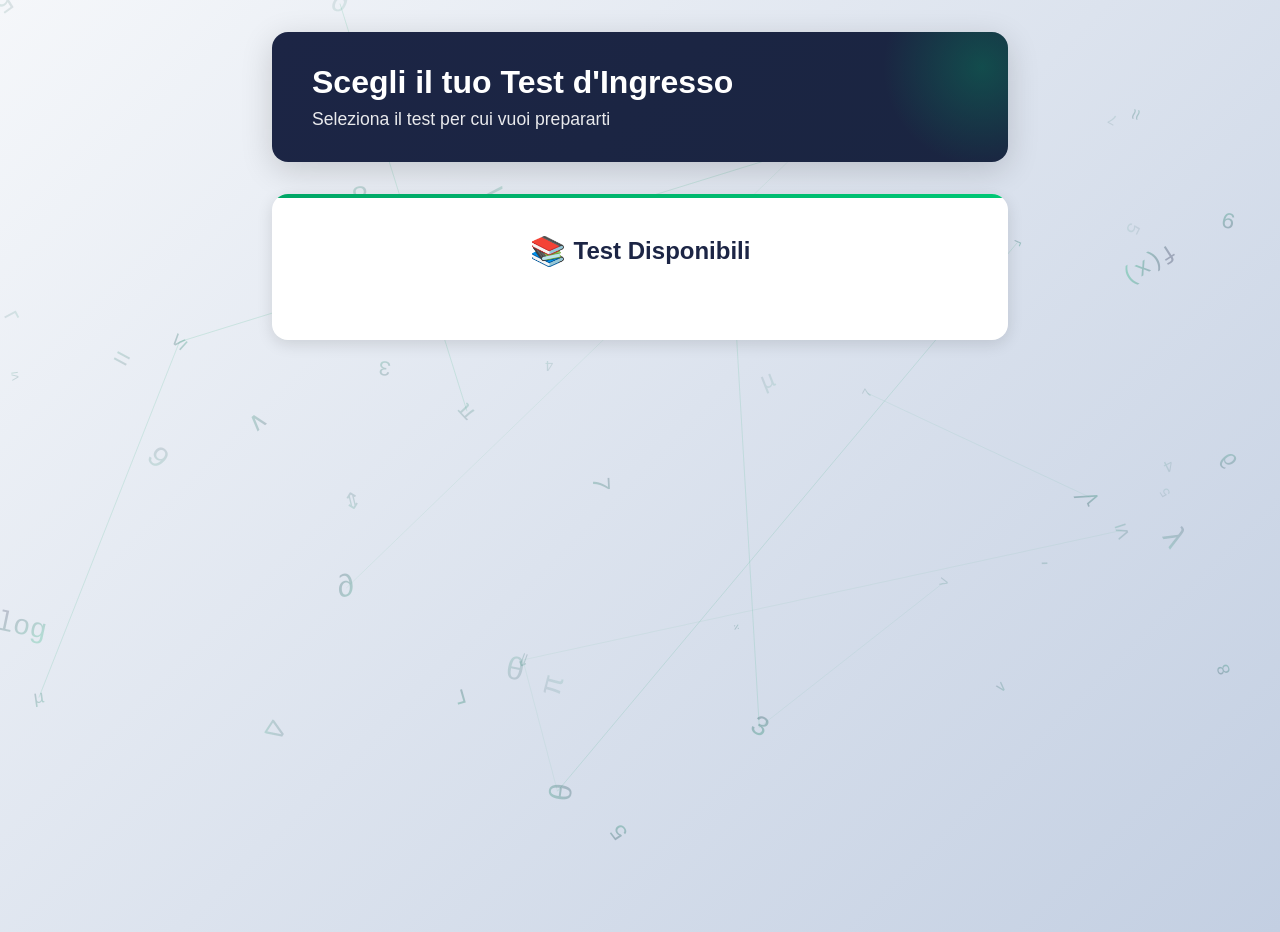
<file: choose_test.html>
<!DOCTYPE html>
<html lang="it">
<head>
  <meta charset="UTF-8">
  <meta name="viewport" content="width=device-width, initial-scale=1.0">
  <title>Scegli Test - Up to Ten</title>
  <link rel="stylesheet" href="header.css">
  <style>
    * {
      margin: 0;
      padding: 0;
      box-sizing: border-box;
    }

    body {
      font-family: -apple-system, BlinkMacSystemFont, 'Segoe UI', Roboto, 'Helvetica Neue', Arial, sans-serif;
      background: linear-gradient(135deg, #f5f7fa 0%, #c3cfe2 100%);
      min-height: 100vh;
      color: rgb(28, 37, 69);
      position: relative;
      overflow-x: hidden;
    }

    .container {
      max-width: 800px;
      margin: 2rem auto;
      padding: 0 2rem;
      animation: fadeInUp 0.6s ease-out;
      position: relative;
      z-index: 1;
    }

    @keyframes fadeInUp {
      from {
        opacity: 0;
        transform: translateY(20px);
      }
      to {
        opacity: 1;
        transform: translateY(0);
      }
    }

    /* Page Header */
    .page-header {
      background: linear-gradient(135deg, rgb(28, 37, 69), #1a2541);
      color: white;
      padding: 2rem 2.5rem;
      border-radius: 16px;
      margin-bottom: 2rem;
      box-shadow: 0 8px 32px rgba(0, 0, 0, 0.16);
      position: relative;
      overflow: hidden;
    }

    .page-header::before {
      content: '';
      position: absolute;
      top: -50%;
      right: -10%;
      width: 200px;
      height: 200px;
      background: radial-gradient(circle, rgba(0, 166, 102, 0.3) 0%, transparent 70%);
      animation: pulse 4s ease-in-out infinite;
    }

    @keyframes pulse {
      0%, 100% { transform: scale(1); opacity: 0.5; }
      50% { transform: scale(1.2); opacity: 0.8; }
    }

    .page-header h1 {
      font-size: 2rem;
      margin-bottom: 0.5rem;
      position: relative;
      z-index: 1;
    }

    .page-header p {
      font-size: 1.1rem;
      opacity: 0.9;
      position: relative;
      z-index: 1;
    }

    /* Choose Test Card */
    .choose-card {
      background: white;
      padding: 2.5rem;
      border-radius: 16px;
      box-shadow: 0 4px 16px rgba(0, 0, 0, 0.12);
      position: relative;
      overflow: hidden;
    }

    .choose-card::before {
      content: '';
      position: absolute;
      top: 0;
      left: 0;
      right: 0;
      height: 4px;
      background: linear-gradient(90deg, #00a666, #00c775);
    }

    .choose-card h2 {
      font-size: 1.5rem;
      color: rgb(28, 37, 69);
      margin-bottom: 2rem;
      text-align: center;
      display: flex;
      align-items: center;
      justify-content: center;
      gap: 0.5rem;
    }

    .choose-card h2::before {
      content: '📚';
      font-size: 1.8rem;
    }

    /* Tests Container */
    .tests-container {
      display: flex;
      flex-direction: column;
      align-items: center;
      gap: 1rem;
      margin: 2rem 0;
    }

    /* Test Option Button - Stile più piccolo e compatto */
    .test-option-btn {
      padding: 1rem 2rem;
      background: #f8f9fa;
      border: 2px solid #e9ecef;
      border-radius: 10px;
      font-size: 1rem;
      font-weight: 600;
      color: rgb(28, 37, 69);
      cursor: pointer;
      transition: all 0.3s ease;
      text-align: center;
      min-width: 200px;
    }

    .test-option-btn:hover {
      transform: translateY(-2px);
      box-shadow: 0 4px 12px rgba(0, 0, 0, 0.15);
      border-color: rgb(28, 37, 69);
    }

    .test-option-btn:active {
      transform: translateY(-1px);
    }

    .test-option-btn.selected {
      background: rgb(28, 37, 69);
      color: white;
      border-color: rgb(28, 37, 69);
      box-shadow: 0 4px 12px rgba(28, 37, 69, 0.3);
    }

    /* Empty State */
    .empty-state {
      text-align: center;
      padding: 3rem;
      color: #6c757d;
    }

    .empty-state-icon {
      font-size: 4rem;
      margin-bottom: 1rem;
      opacity: 0.5;
    }

    .empty-state p {
      font-size: 1.1rem;
    }

    /* Proceed Button */
    .proceed-btn {
      display: block;
      width: 100%;
      max-width: 300px;
      margin: 2rem auto 0;
      padding: 1rem 2rem;
      background: linear-gradient(135deg, #00a666, #00c775);
      color: white;
      border: none;
      border-radius: 12px;
      font-size: 1.1rem;
      font-weight: 600;
      cursor: pointer;
      transition: all 0.3s ease;
      position: relative;
      overflow: hidden;
    }

    .proceed-btn::before {
      content: '';
      position: absolute;
      top: 0;
      left: -100%;
      width: 100%;
      height: 100%;
      background: linear-gradient(90deg, transparent, rgba(255,255,255,0.3), transparent);
      transition: left 0.6s;
    }

    .proceed-btn:hover::before {
      left: 100%;
    }

    .proceed-btn:hover {
      transform: translateY(-2px);
      box-shadow: 0 6px 20px rgba(0, 166, 102, 0.3);
    }

    .proceed-btn:active {
      transform: translateY(-1px);
    }

    .proceed-btn:disabled {
      background: #ccc;
      cursor: not-allowed;
      transform: none;
    }

    /* Loading State */
    .loading {
      text-align: center;
      padding: 3rem;
    }

    .loading-spinner {
      display: inline-block;
      width: 40px;
      height: 40px;
      border: 4px solid rgba(0, 166, 102, 0.3);
      border-radius: 50%;
      border-top-color: #00a666;
      animation: spin 1s ease-in-out infinite;
      margin-bottom: 1rem;
    }

    @keyframes spin {
      to { transform: rotate(360deg); }
    }

    /* Responsive */
    @media (max-width: 768px) {
      .container {
        margin: 1rem auto;
        padding: 0 1rem;
      }

      .page-header {
        padding: 1.5rem;
      }

      .page-header h1 {
        font-size: 1.5rem;
      }

      .choose-card {
        padding: 1.5rem;
      }

      .test-option-btn {
        min-width: 100%;
      }
    }
  </style>
</head>
<body>
  <!-- Header dal file esterno -->
  <div id="header-placeholder"></div>

  <div class="container">
    <!-- Page Header -->
    <div class="page-header">
      <h1>Scegli il tuo Test d'Ingresso</h1>
      <p>Seleziona il test per cui vuoi prepararti</p>
    </div>

    <!-- Choose Test Card -->
    <div class="choose-card">
      <h2>Test Disponibili</h2>
      
      <div id="loadingState" class="loading" style="display: none;">
        <div class="loading-spinner"></div>
        <p>Caricamento test disponibili...</p>
      </div>

      <div id="testsContainer" style="display: none;">
        <div id="testsList" class="tests-container">
          <!-- I test verranno popolati qui -->
        </div>

        <button id="proceedBtn" class="proceed-btn">
          Procedi con il test selezionato
        </button>
      </div>

      <div id="emptyState" class="empty-state" style="display: none;">
        <div class="empty-state-icon">📭</div>
        <p>Nessun test disponibile al momento</p>
      </div>
    </div>
  </div>

  <!-- Animated Background -->
  <script src="animated-background.js"></script>
  
  <script type="module" src="choose_test.js"></script>
</body>
</html>
</file>
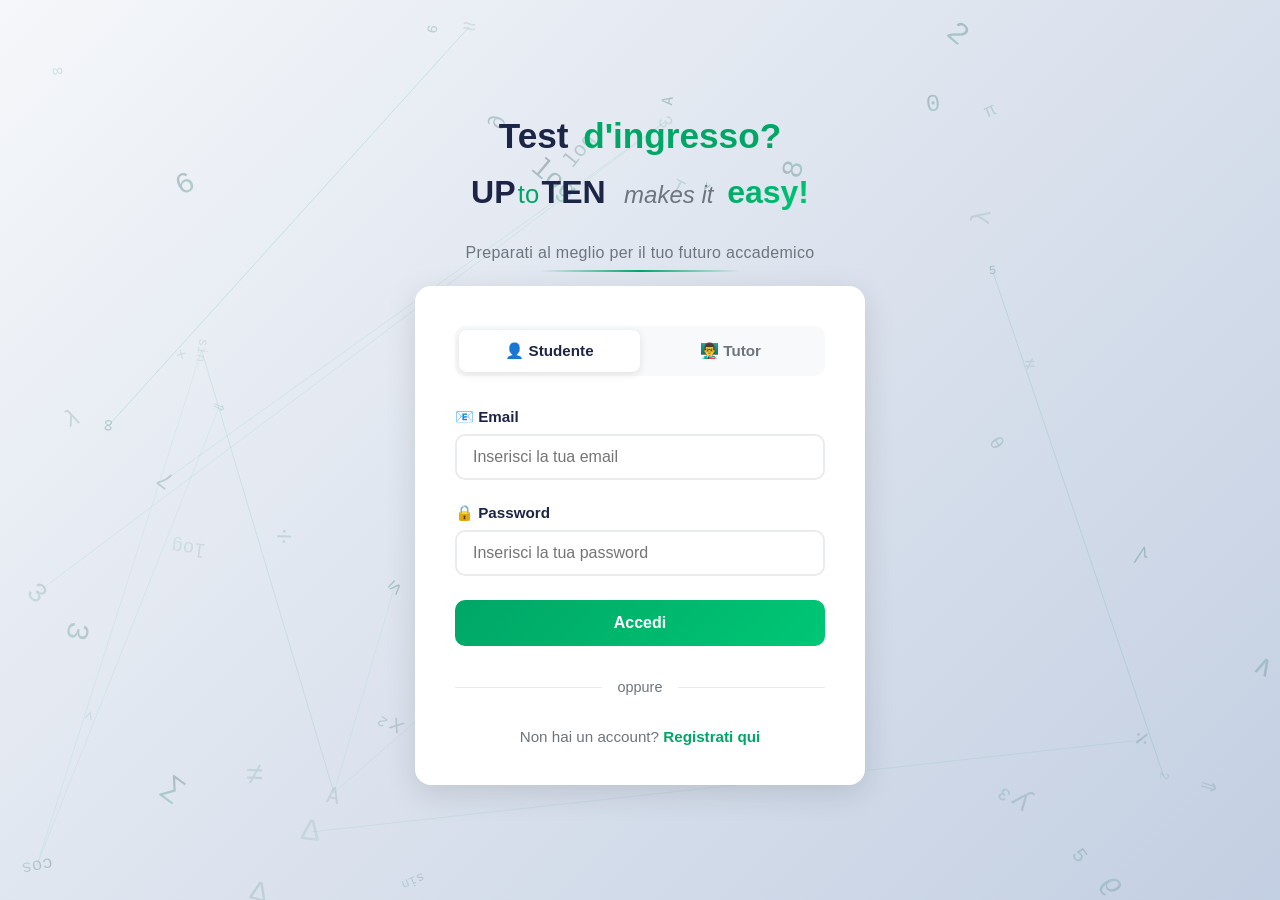
<file: login.html>
<!DOCTYPE html>
<html lang="it">
<head>
  <meta charset="UTF-8">
  <meta name="viewport" content="width=device-width, initial-scale=1.0">
  <title>Login - Up to Ten</title>
  <style>
    * {
      margin: 0;
      padding: 0;
      box-sizing: border-box;
    }

    body {
      font-family: -apple-system, BlinkMacSystemFont, 'Segoe UI', Roboto, 'Helvetica Neue', Arial, sans-serif;
      background: linear-gradient(135deg, #f5f7fa 0%, #c3cfe2 100%);
      min-height: 100vh;
      color: rgb(28, 37, 69);
      display: flex;
      align-items: center;
      justify-content: center;
      padding: 1rem;
      position: relative;
      overflow: hidden;
    }

    /* Assicura che il contenuto sia sopra il canvas */
    .login-container {
      width: 100%;
      max-width: 450px;
      animation: fadeInUp 0.6s ease-out;
      position: relative;
      z-index: 1;
    }

    @keyframes fadeInUp {
      from {
        opacity: 0;
        transform: translateY(30px);
      }
      to {
        opacity: 1;
        transform: translateY(0);
      }
    }

    /* Logo Section */
    /* Logo Section - Text-based Design */
    .logo-section {
      text-align: center;
      margin-bottom: 1.5rem;
      position: relative;
    }

    .platform-title {
      font-size: 2.2rem;
      font-weight: 700;
      margin: 0 0 0.5rem 0;
      line-height: 1.2;
    }

    .platform-title span {
      display: inline-block;
      animation: wordDrop 0.6s ease-out backwards;
    }

    .word1 {
      color: rgb(28, 37, 69);
      animation-delay: 0.1s;
    }

    .word2 {
      color: #00a666;
      animation-delay: 0.2s;
      margin-left: 0.3rem;
    }

    /* UpToTen integrated text */
    .uptoten-wrapper {
      font-size: 2rem;
      font-weight: 800;
      margin: 0.5rem 0 1rem 0;
      display: inline-block;
      white-space: nowrap;
      line-height: 1.2;
    }

    .uptoten-wrapper > span {
      display: inline-block;
      animation: fadeIn 0.6s ease-out backwards;
    }

    .up {
      color: rgb(28, 37, 69);
      font-size: 2rem;
      text-transform: uppercase;
      animation-delay: 0.4s;
    }

    .to {
      color: #00a666;
      font-size: 1.6rem;
      margin: 0 0.15rem;
      font-weight: 500;
      text-transform: lowercase;
      animation-delay: 0.5s;
    }

    .ten {
      color: rgb(28, 37, 69);
      font-size: 2rem;
      text-transform: uppercase;
      animation-delay: 0.6s;
      margin-right: 0.6rem;
    }

    .makes-it {
      color: #6c757d;
      font-weight: 400;
      font-size: 1.5rem;
      font-style: italic;
      animation-delay: 0.8s;
      margin-right: 0.3rem;
    }

    .easy {
      background: linear-gradient(135deg, #00a666 0%, #00c775 100%);
      -webkit-background-clip: text;
      -webkit-text-fill-color: transparent;
      background-clip: text;
      font-size: 2rem;
      position: relative;
      animation-delay: 1s;
    }

    .easy::after {
      content: '🎯';
      position: absolute;
      top: -10px;
      right: -35px;
      font-size: 1.5rem;
      animation: rotate 2s ease-in-out infinite;
    }

    @keyframes wordDrop {
      from {
        opacity: 0;
        transform: translateY(-30px);
      }
      to {
        opacity: 1;
        transform: translateY(0);
      }
    }

    @keyframes slideInLeft {
      from {
        opacity: 0;
        transform: translateX(-50px);
      }
      to {
        opacity: 1;
        transform: translateX(0);
      }
    }

    @keyframes fadeIn {
      from { 
        opacity: 0;
        transform: translateY(10px);
      }
      to { 
        opacity: 1;
        transform: translateY(0);
      }
    }

    @keyframes bounceIn {
      0% {
        opacity: 0;
        transform: scale(0.3);
      }
      50% {
        transform: scale(1.05);
      }
      70% {
        transform: scale(0.9);
      }
      100% {
        opacity: 1;
        transform: scale(1);
      }
    }

    @keyframes rotate {
      0%, 100% { transform: rotate(0deg) scale(1); }
      50% { transform: rotate(10deg) scale(1.1); }
    }

    /* Subtitle */
    .subtitle-container {
      position: relative;
      margin-top: 1rem;
    }

    .subtitle-text {
      color: #6c757d;
      font-size: 1rem;
      font-weight: 400;
      letter-spacing: 0.3px;
      margin: 0;
      opacity: 0;
      animation: fadeIn 0.8s ease-out 1.2s forwards;
    }

    .animated-line {
      position: absolute;
      bottom: -10px;
      left: 50%;
      transform: translateX(-50%);
      width: 0;
      height: 2px;
      background: linear-gradient(90deg, transparent, #00a666, transparent);
      animation: expandLine 1.5s ease-out 1.4s forwards;
    }

    @keyframes expandLine {
      to { width: 200px; }
    }

    /* Responsive adjustments */
    @media (max-width: 768px) {
      .uptoten-wrapper {
        font-size: 1.6rem;
        white-space: normal;
      }
      
      .up, .ten {
        font-size: 1.6rem;
      }
      
      .to {
        font-size: 1.3rem;
      }
      
      .makes-it {
        font-size: 1.2rem;
      }
      
      .easy {
        font-size: 1.6rem;
      }
      
      .platform-title {
        font-size: 1.8rem;
      }
    }

    /* Login Card */
    .login-card {
      background: white;
      padding: 2.5rem;
      border-radius: 16px;
      box-shadow: 0 8px 32px rgba(0, 0, 0, 0.12);
      position: relative;
      overflow: hidden;
    }

    .login-card::before {
      content: '';
      position: absolute;
      top: -50%;
      right: -50%;
      width: 300px;
      height: 300px;
      background: radial-gradient(circle, rgba(0, 166, 102, 0.05) 0%, transparent 70%);
      animation: pulse 4s ease-in-out infinite;
    }

    @keyframes pulse {
      0%, 100% { transform: scale(1); opacity: 0.5; }
      50% { transform: scale(1.2); opacity: 0.8; }
    }

    /* Form Elements */
    .form-group {
      margin-bottom: 1.5rem;
      position: relative;
      z-index: 1;
    }

    .form-group label {
      display: block;
      font-weight: 600;
      margin-bottom: 0.5rem;
      color: rgb(28, 37, 69);
      font-size: 0.95rem;
    }

    .form-group input {
      width: 100%;
      padding: 0.75rem 1rem;
      border: 2px solid #e9ecef;
      border-radius: 10px;
      font-size: 1rem;
      background: white;
      color: rgb(28, 37, 69);
      transition: all 0.3s ease;
    }

    .form-group input:hover {
      border-color: #00a666;
    }

    .form-group input:focus {
      outline: none;
      border-color: #00a666;
      box-shadow: 0 0 0 3px rgba(0, 166, 102, 0.1);
    }

    /* Login Button */
    .login-btn {
      width: 100%;
      background: linear-gradient(135deg, #00a666, #00c775);
      color: white;
      border: none;
      padding: 0.875rem 2rem;
      border-radius: 10px;
      font-weight: 600;
      font-size: 1rem;
      cursor: pointer;
      transition: all 0.3s ease;
      position: relative;
      overflow: hidden;
      z-index: 1;
    }

    .login-btn::before {
      content: '';
      position: absolute;
      top: 0;
      left: -100%;
      width: 100%;
      height: 100%;
      background: linear-gradient(90deg, transparent, rgba(255,255,255,0.3), transparent);
      transition: left 0.6s;
    }

    .login-btn:hover::before {
      left: 100%;
    }

    .login-btn:hover {
      transform: translateY(-2px);
      box-shadow: 0 6px 20px rgba(0, 166, 102, 0.3);
    }

    .login-btn:active {
      transform: translateY(-1px);
    }

    .login-btn:disabled {
      background: #cccccc;
      cursor: not-allowed;
      transform: none;
    }

    /* Divider */
    .divider {
      text-align: center;
      margin: 2rem 0;
      position: relative;
      z-index: 1;
    }

    .divider::before {
      content: '';
      position: absolute;
      top: 50%;
      left: 0;
      right: 0;
      height: 1px;
      background: #e9ecef;
    }

    .divider span {
      background: white;
      padding: 0 1rem;
      color: #6c757d;
      position: relative;
      font-size: 0.9rem;
    }

    /* Role Toggle */
    .role-toggle {
      display: flex;
      background: #f8f9fa;
      border-radius: 10px;
      padding: 0.25rem;
      margin-bottom: 2rem;
      position: relative;
      z-index: 1;
    }

    .role-option {
      flex: 1;
      padding: 0.75rem 1rem;
      text-align: center;
      font-weight: 600;
      cursor: pointer;
      border-radius: 8px;
      transition: all 0.3s ease;
      color: #6c757d;
      background: transparent;
      border: none;
      font-size: 0.95rem;
    }

    .role-option.active {
      background: white;
      color: rgb(28, 37, 69);
      box-shadow: 0 2px 8px rgba(0, 0, 0, 0.1);
    }

    /* Error Message */
    .error-message {
      background: #fee;
      border: 1px solid #fcc;
      color: #c33;
      padding: 0.75rem 1rem;
      border-radius: 8px;
      margin-bottom: 1rem;
      font-size: 0.9rem;
      display: none;
      animation: shake 0.5s ease-in-out;
    }

    @keyframes shake {
      0%, 100% { transform: translateX(0); }
      25% { transform: translateX(-5px); }
      75% { transform: translateX(5px); }
    }

    /* Success Message */
    .success-message {
      background: #e6ffed;
      border: 1px solid #b7e0c4;
      color: #00a666;
      padding: 0.75rem 1rem;
      border-radius: 8px;
      margin-bottom: 1rem;
      font-size: 0.9rem;
      display: none;
    }

    /* Register Link */
    .register-link {
      text-align: center;
      margin-top: 1.5rem;
      position: relative;
      z-index: 1;
    }

    .register-link p {
      color: #6c757d;
      font-size: 0.95rem;
    }

    .register-link a {
      color: #00a666;
      text-decoration: none;
      font-weight: 600;
      transition: all 0.3s ease;
    }

    .register-link a:hover {
      text-decoration: underline;
    }

    /* Loading Spinner */
    .loading-spinner {
      display: none;
      width: 20px;
      height: 20px;
      border: 3px solid rgba(255, 255, 255, 0.3);
      border-radius: 50%;
      border-top-color: white;
      animation: spin 1s ease-in-out infinite;
      margin: 0 auto;
    }

    @keyframes spin {
      to { transform: rotate(360deg); }
    }

    /* Responsive */
    @media (max-width: 480px) {
      .login-card {
        padding: 2rem 1.5rem;
      }

      .platform-title {
        font-size: 1.8rem;
      }

      .role-option {
        font-size: 0.875rem;
        padding: 0.625rem 0.75rem;
      }
    }
  </style>
</head>
<body>
  <div class="login-container">
    <!-- Logo Section -->
    <div class="logo-section">
      <h1 class="platform-title">
        <span class="word1">Test</span>
        <span class="word2">d'ingresso?</span>
      </h1>
      <div class="uptoten-wrapper">
        <span class="up">UP</span><span class="to">to</span><span class="ten">TEN</span>
        <span class="makes-it">makes it</span>
        <span class="easy">easy!</span>
      </div>
      <div class="subtitle-container">
        <p class="subtitle-text">Preparati al meglio per il tuo futuro accademico</p>
        <div class="animated-line"></div>
      </div>
    </div>

    <!-- Login Card -->
    <div class="login-card">
      <!-- Role Toggle -->
      <div class="role-toggle">
        <button class="role-option active" data-role="student">👤 Studente</button>
        <button class="role-option" data-role="tutor">👨‍🏫 Tutor</button>
      </div>

      <!-- Error/Success Messages -->
      <div class="error-message" id="errorMessage"></div>
      <div class="success-message" id="successMessage"></div>

      <!-- Login Form -->
      <form id="loginForm">
        <div class="form-group">
          <label for="email">📧 Email</label>
          <input 
            type="email" 
            id="email" 
            name="email" 
            placeholder="Inserisci la tua email"
            required
          >
        </div>

        <div class="form-group">
          <label for="password">🔒 Password</label>
          <input 
            type="password" 
            id="password" 
            name="password" 
            placeholder="Inserisci la tua password"
            required
          >
        </div>

        <button type="submit" class="login-btn" id="loginBtn">
          <span id="btnText">Accedi</span>
          <div class="loading-spinner" id="loadingSpinner"></div>
        </button>
      </form>

      <!-- Divider -->
      <div class="divider">
        <span>oppure</span>
      </div>

      <!-- Register Link -->
      <div class="register-link">
        <p>Non hai un account? <a href="register.html">Registrati qui</a></p>
      </div>
    </div>
  </div>

  <script type="module">
    import { createClient } from "https://esm.sh/@supabase/supabase-js@2";

    const SUPABASE_URL = "https://elrwpaezjnemmiegkyin.supabase.co";
    const SUPABASE_KEY = "eyJhbGciOiJIUzI1NiIsInR5cCI6IkpXVCJ9.eyJpc3MiOiJzdXBhYmFzZSIsInJlZiI6ImVscndwYWV6am5lbW1pZWdreWluIiwicm9sZSI6ImFub24iLCJpYXQiOjE3MzgwNzAyMDUsImV4cCI6MjA1MzY0NjIwNX0.p6R2S1HK8kPFYiEAYtYaxIAH8XSmzjQBWQ_ywy3akdI";

    const supabase = createClient(SUPABASE_URL, SUPABASE_KEY);

    // Role toggle functionality
    const roleOptions = document.querySelectorAll('.role-option');
    let currentRole = 'student';

    roleOptions.forEach(option => {
      option.addEventListener('click', () => {
        roleOptions.forEach(opt => opt.classList.remove('active'));
        option.classList.add('active');
        currentRole = option.dataset.role;
      });
    });

    // Form submission
    const loginForm = document.getElementById('loginForm');
    const loginBtn = document.getElementById('loginBtn');
    const btnText = document.getElementById('btnText');
    const loadingSpinner = document.getElementById('loadingSpinner');
    const errorMessage = document.getElementById('errorMessage');
    const successMessage = document.getElementById('successMessage');

    loginForm.addEventListener('submit', async (e) => {
      e.preventDefault();

      // Clear messages
      errorMessage.style.display = 'none';
      successMessage.style.display = 'none';

      // Get form data
      const email = document.getElementById('email').value;
      const password = document.getElementById('password').value;

      // Show loading state
      loginBtn.disabled = true;
      btnText.style.display = 'none';
      loadingSpinner.style.display = 'block';

      // Sign in with Supabase
      const { data, error } = await supabase.auth.signInWithPassword({
        email,
        password
      });

      if (error) {
        console.error("Login failed:", error.message);
        errorMessage.textContent = "Credenziali non valide.";
        errorMessage.style.display = 'block';
        loginBtn.disabled = false;
        btnText.style.display = 'inline';
        loadingSpinner.style.display = 'none';
        return;
      }

      const user = data.user;
      if (!user || !user.id) {
        errorMessage.textContent = "Si è verificato un errore. Riprova.";
        errorMessage.style.display = 'block';
        loginBtn.disabled = false;
        btnText.style.display = 'inline';
        loadingSpinner.style.display = 'none';
        return;
      }

      // Success
      successMessage.textContent = 'Accesso riuscito! Reindirizzamento...';
      successMessage.style.display = 'block';

      // Redirect based on role
      if (currentRole === 'student') {
        sessionStorage.setItem("studentId", user.id);
        await supabase.auth.setSession(data.session);
        window.location.href = 'choose_test.html';
      } else if (currentRole === 'tutor') {
        sessionStorage.setItem("tutorId", user.id);
        window.location.href = 'tutor_dashboard.html';
      }

      // Reset loading state
      loginBtn.disabled = false;
      btnText.style.display = 'inline';
      loadingSpinner.style.display = 'none';
    });

          // Auto-login rimosso per evitare problemi con la selezione del ruolo
  </script>

  <!-- Animated Background -->
  <script src="animated-background.js"></script>
</body>
</html>
</file>
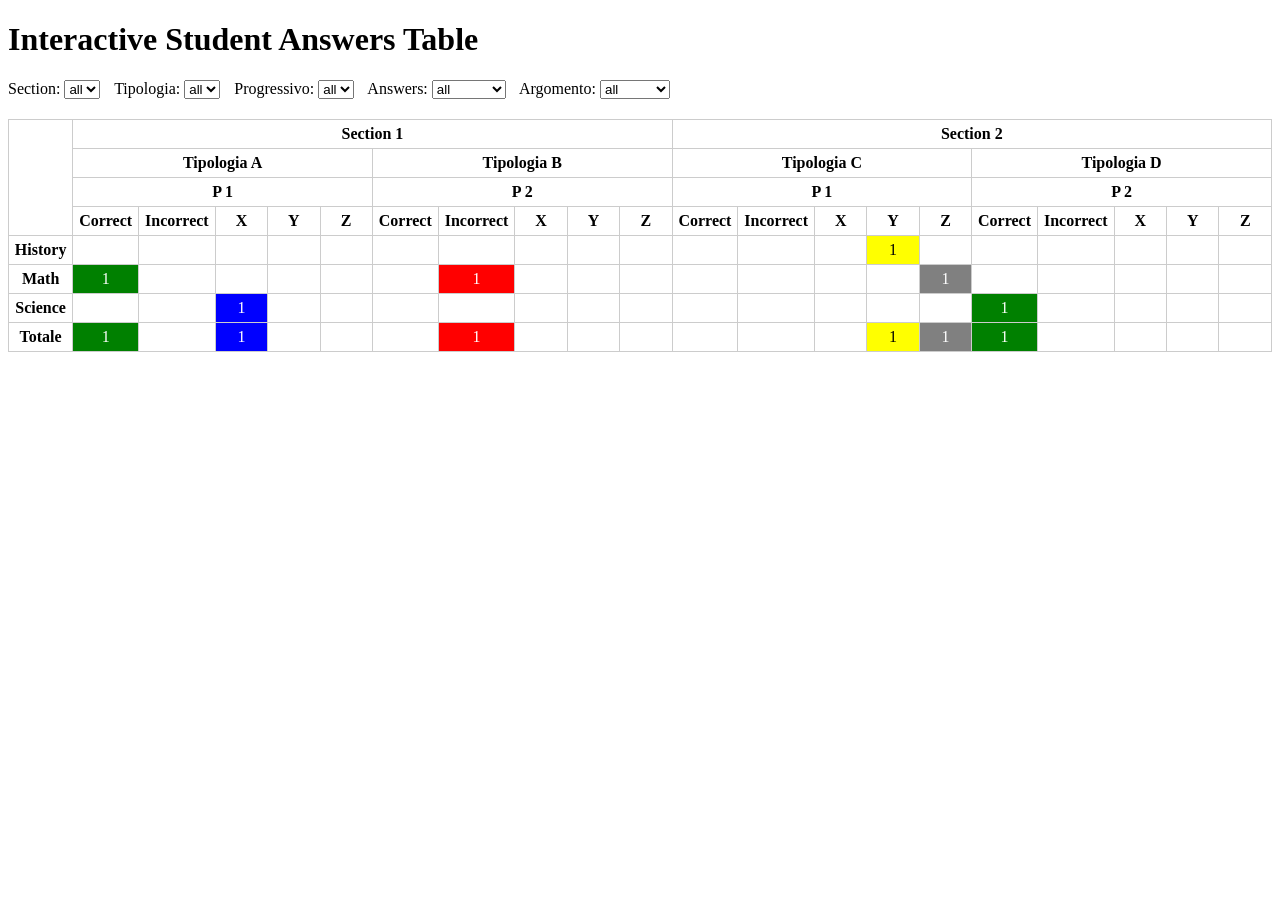
<file: mock.html>
<!DOCTYPE html>
<html lang="en">
<head>
  <meta charset="UTF-8">
  <title>Interactive Student Answers Table</title>
  <style>
    table { 
      border-collapse: collapse; 
      width: 100%; 
      margin-top: 20px;
    }
    th, td { 
      border: 1px solid #ccc; 
      padding: 5px; 
      text-align: center; 
      min-width: 40px;
    }
    /* CSS classes for answer coloring */
    .correct   { background-color: green;  color: white; }
    .incorrect { background-color: red;    color: white; }
    .x-answer  { background-color: blue;   color: white; }
    .y-answer  { background-color: yellow; color: black; }
    .z-answer  { background-color: gray;   color: white; }
    /* Filter styling */
    #filters {
      margin-bottom: 10px;
    }
    #filters select {
      margin-right: 10px;
    }
  </style>
</head>
<body>
  <h1>Interactive Student Answers Table</h1>
  
  <!-- Filters -->
  <div id="filters">
    Section: <select id="filter-section"></select>
    Tipologia: <select id="filter-tipologia"></select>
    Progressivo: <select id="filter-progressivo"></select>
    Answers: <select id="filter-answers"></select>
    Argomento: <select id="filter-argomento"></select>
  </div>
  
  <div id="table-container"></div>

  <script>
    /********* MOCK DATA *********/
    // Each question has: id, section, tipologia_esercizi, argomento, and progressivo.
    const questions = [
      { id: 1, section: "1", tipologia_esercizi: "A", argomento: "Math",    progressivo: "1" },
      { id: 2, section: "1", tipologia_esercizi: "A", argomento: "Science", progressivo: "1" },
      { id: 3, section: "1", tipologia_esercizi: "B", argomento: "Math",    progressivo: "2" },
      { id: 4, section: "2", tipologia_esercizi: "C", argomento: "History", progressivo: "1" },
      { id: 5, section: "2", tipologia_esercizi: "C", argomento: "Math",    progressivo: "1" },
      { id: 6, section: "2", tipologia_esercizi: "D", argomento: "Science", progressivo: "2" }
    ];

    // Each student answer ties a question_id to an answer.
    // Valid answer values: "correct", "incorrect", "x", "y", "z"
    const student_answers = [
      { question_id: 1, answer: "correct" },
      { question_id: 2, answer: "x" },
      { question_id: 3, answer: "incorrect" },
      { question_id: 4, answer: "y" },
      { question_id: 5, answer: "z" },
      { question_id: 6, answer: "correct" }
    ];

    /********* HELPER FUNCTIONS *********/
    // Build a nested structure: section > tipologia_esercizi > Set of progressivo values.
    function buildHeaderStructure(questionsData) {
      const structure = {};
      questionsData.forEach(q => {
        if (!structure[q.section]) {
          structure[q.section] = {};
        }
        if (!structure[q.section][q.tipologia_esercizi]) {
          structure[q.section][q.tipologia_esercizi] = new Set();
        }
        structure[q.section][q.tipologia_esercizi].add(q.progressivo);
      });
      // Convert sets to sorted arrays.
      for (const section in structure) {
        for (const tipologia in structure[section]) {
          structure[section][tipologia] = Array.from(structure[section][tipologia]).sort();
        }
      }
      return structure;
    }

    // Flatten the nested header structure into an ordered array.
    // Each element is an object: { section, tipologia, progressivo }.
    function buildHeaderDefinitions(structure) {
      const headerDefs = [];
      const sections = Object.keys(structure).sort();
      sections.forEach(section => {
        const tipologie = Object.keys(structure[section]).sort();
        tipologie.forEach(tipologia => {
          structure[section][tipologia].forEach(progressivo => {
            headerDefs.push({ section, tipologia, progressivo });
          });
        });
      });
      return headerDefs;
    }

    /********* TABLE GENERATION *********/
    function generateTable(questionsData, studentAnswersData) {
      const container = document.getElementById("table-container");
      container.innerHTML = ""; // Clear previous content

      const table = document.createElement("table");

      // Build header structure and definitions from filtered questions.
      const headerStructure = buildHeaderStructure(questionsData);
      const headerDefs = buildHeaderDefinitions(headerStructure);

      /***** Create Table Header *****/
      const thead = document.createElement("thead");

      // First header row: Sections
      const headerRow1 = document.createElement("tr");
      // Top-left cell for alignment (rowSpan 4) but left blank.
      const emptyTh = document.createElement("th");
      emptyTh.rowSpan = 4;
      emptyTh.textContent = "";
      headerRow1.appendChild(emptyTh);
      Object.keys(headerStructure).sort().forEach(section => {
        let colCount = 0;
        const tipologie = headerStructure[section];
        for (const tipologia in tipologie) {
          colCount += tipologie[tipologia].length * 5; // each progressivo has 5 sub-columns
        }
        const th = document.createElement("th");
        th.textContent = "Section " + section;
        th.colSpan = colCount;
        headerRow1.appendChild(th);
      });
      thead.appendChild(headerRow1);

      // Second header row: Tipologia_esercizi.
      const headerRow2 = document.createElement("tr");
      Object.keys(headerStructure).sort().forEach(section => {
        const tipologie = headerStructure[section];
        Object.keys(tipologie).sort().forEach(tipologia => {
          const colCount = tipologie[tipologia].length * 5;
          const th = document.createElement("th");
          th.textContent = "Tipologia " + tipologia;
          th.colSpan = colCount;
          headerRow2.appendChild(th);
        });
      });
      thead.appendChild(headerRow2);

      // Third header row: Progressivo numbers.
      const headerRow3 = document.createElement("tr");
      Object.keys(headerStructure).sort().forEach(section => {
        const tipologie = headerStructure[section];
        Object.keys(tipologie).sort().forEach(tipologia => {
          const progressivi = tipologie[tipologia];
          progressivi.forEach(progressivo => {
            const th = document.createElement("th");
            th.textContent = "P " + progressivo;
            th.colSpan = 5;
            headerRow3.appendChild(th);
          });
        });
      });
      thead.appendChild(headerRow3);

      // Fourth header row: Category labels for each progressivo.
      const headerRow4 = document.createElement("tr");
      headerDefs.forEach(() => {
        ["Correct", "Incorrect", "X", "Y", "Z"].forEach(label => {
          const th = document.createElement("th");
          th.textContent = label;
          headerRow4.appendChild(th);
        });
      });
      thead.appendChild(headerRow4);

      table.appendChild(thead);

      /***** Create Table Body *****/
      // Build a map of student answers keyed by question id.
      const answersMap = {};
      studentAnswersData.forEach(ans => {
        answersMap[ans.question_id] = ans.answer;
      });

      // Build a map for questions keyed by composite key: section|tipologia|progressivo|argomento.
      const questionsMap = {};
      questionsData.forEach(q => {
        const key = q.section + "|" + q.tipologia_esercizi + "|" + q.progressivo + "|" + q.argomento;
        questionsMap[key] = q;
      });

      // Get unique argomenti from filtered questions.
      const argomenti = Array.from(new Set(questionsData.map(q => q.argomento))).sort();

      // Prepare totals structure: for each header definition, an array of 5 counts.
      const totals = {};
      headerDefs.forEach((def, idx) => {
        totals[idx] = [0, 0, 0, 0, 0];
      });

      const tbody = document.createElement("tbody");

      // For each argomento, create a row. The first cell prints the argomento.
      argomenti.forEach(argomento => {
        const tr = document.createElement("tr");
        const thArg = document.createElement("th");
        thArg.textContent = argomento;
        tr.appendChild(thArg);

        headerDefs.forEach((def, idx) => {
          const key = def.section + "|" + def.tipologia + "|" + def.progressivo + "|" + argomento;
          if (questionsMap[key]) {
            const q = questionsMap[key];
            const ans = answersMap[q.id];
            let categoryIndex = -1;
            if (ans === "correct")       categoryIndex = 0;
            else if (ans === "incorrect") categoryIndex = 1;
            else if (ans === "x")         categoryIndex = 2;
            else if (ans === "y")         categoryIndex = 3;
            else if (ans === "z")         categoryIndex = 4;
            for (let i = 0; i < 5; i++) {
              const td = document.createElement("td");
              if (i === categoryIndex) {
                td.textContent = "1";
                if (i === 0) td.classList.add("correct");
                else if (i === 1) td.classList.add("incorrect");
                else if (i === 2) td.classList.add("x-answer");
                else if (i === 3) td.classList.add("y-answer");
                else if (i === 4) td.classList.add("z-answer");
                totals[idx][i]++;
              }
              tr.appendChild(td);
            }
          } else {
            // No question for this header combination: add five empty cells.
            for (let i = 0; i < 5; i++) {
              const td = document.createElement("td");
              tr.appendChild(td);
            }
          }
        });
        tbody.appendChild(tr);
      });

      // Totale row: summarizes counts for each header group.
      const totalTr = document.createElement("tr");
      const thTotal = document.createElement("th");
      thTotal.textContent = "Totale";
      totalTr.appendChild(thTotal);
      headerDefs.forEach((def, idx) => {
        totals[idx].forEach((count, catIndex) => {
          const td = document.createElement("td");
          if (count > 0) {
            td.textContent = count;
            if (catIndex === 0) td.classList.add("correct");
            else if (catIndex === 1) td.classList.add("incorrect");
            else if (catIndex === 2) td.classList.add("x-answer");
            else if (catIndex === 3) td.classList.add("y-answer");
            else if (catIndex === 4) td.classList.add("z-answer");
          }
          totalTr.appendChild(td);
        });
      });
      tbody.appendChild(totalTr);

      table.appendChild(tbody);
      container.appendChild(table);
    }

    /********* FILTERING FUNCTIONS *********/
    function updateFilterOptions() {
      // Populate filter dropdowns based on the master questions data.
      const sectionSelect = document.getElementById("filter-section");
      const tipologiaSelect = document.getElementById("filter-tipologia");
      const progressivoSelect = document.getElementById("filter-progressivo");
      const answerSelect = document.getElementById("filter-answers");
      const argomentoSelect = document.getElementById("filter-argomento");

      // Clear current options.
      sectionSelect.innerHTML = "";
      tipologiaSelect.innerHTML = "";
      progressivoSelect.innerHTML = "";
      answerSelect.innerHTML = "";
      argomentoSelect.innerHTML = "";

      // Helper to add an option.
      function addOption(select, value) {
        const opt = document.createElement("option");
        opt.value = value;
        opt.textContent = value;
        select.appendChild(opt);
      }

      // Add an "all" option.
      addOption(sectionSelect, "all");
      addOption(tipologiaSelect, "all");
      addOption(progressivoSelect, "all");
      addOption(answerSelect, "all");
      addOption(argomentoSelect, "all");

      // Populate with unique values from master data.
      const sections = Array.from(new Set(questions.map(q => q.section))).sort();
      sections.forEach(s => addOption(sectionSelect, s));

      const tipologie = Array.from(new Set(questions.map(q => q.tipologia_esercizi))).sort();
      tipologie.forEach(t => addOption(tipologiaSelect, t));

      const progressivi = Array.from(new Set(questions.map(q => q.progressivo))).sort();
      progressivi.forEach(p => addOption(progressivoSelect, p));

      const answers = ["correct", "incorrect", "x", "y", "z"];
      answers.forEach(a => addOption(answerSelect, a));

      const argomenti = Array.from(new Set(questions.map(q => q.argomento))).sort();
      argomenti.forEach(a => addOption(argomentoSelect, a));
    }

    function filterAndGenerateTable() {
      // Get selected filter values.
      const sectionVal = document.getElementById("filter-section").value;
      const tipologiaVal = document.getElementById("filter-tipologia").value;
      const progressivoVal = document.getElementById("filter-progressivo").value;
      const answerVal = document.getElementById("filter-answers").value;
      const argomentoVal = document.getElementById("filter-argomento").value;

      // Start with master questions.
      let filteredQuestions = questions.slice();

      // Apply filters on questions.
      if (sectionVal !== "all") {
        filteredQuestions = filteredQuestions.filter(q => q.section === sectionVal);
      }
      if (tipologiaVal !== "all") {
        filteredQuestions = filteredQuestions.filter(q => q.tipologia_esercizi === tipologiaVal);
      }
      if (progressivoVal !== "all") {
        filteredQuestions = filteredQuestions.filter(q => q.progressivo === progressivoVal);
      }
      if (argomentoVal !== "all") {
        filteredQuestions = filteredQuestions.filter(q => q.argomento === argomentoVal);
      }
      // For the answers filter, only keep questions whose student answer equals the selected answer.
      if (answerVal !== "all") {
        filteredQuestions = filteredQuestions.filter(q => {
          const ansRecord = student_answers.find(a => a.question_id === q.id);
          return ansRecord && ansRecord.answer === answerVal;
        });
      }

      // Also, filter the student answers to include only those for the filtered questions.
      const filteredStudentAnswers = student_answers.filter(a => 
        filteredQuestions.some(q => q.id === a.question_id)
      );

      // Generate the table using filtered data.
      generateTable(filteredQuestions, filteredStudentAnswers);
    }

    /********* EVENT LISTENERS *********/
    // Attach change events to filters.
    document.getElementById("filter-section").addEventListener("change", filterAndGenerateTable);
    document.getElementById("filter-tipologia").addEventListener("change", filterAndGenerateTable);
    document.getElementById("filter-progressivo").addEventListener("change", filterAndGenerateTable);
    document.getElementById("filter-answers").addEventListener("change", filterAndGenerateTable);
    document.getElementById("filter-argomento").addEventListener("change", filterAndGenerateTable);

    /********* INITIALIZATION *********/
    // Populate filter options and generate the initial table.
    updateFilterOptions();
    filterAndGenerateTable();
  </script>
</body>
</html>
</file>
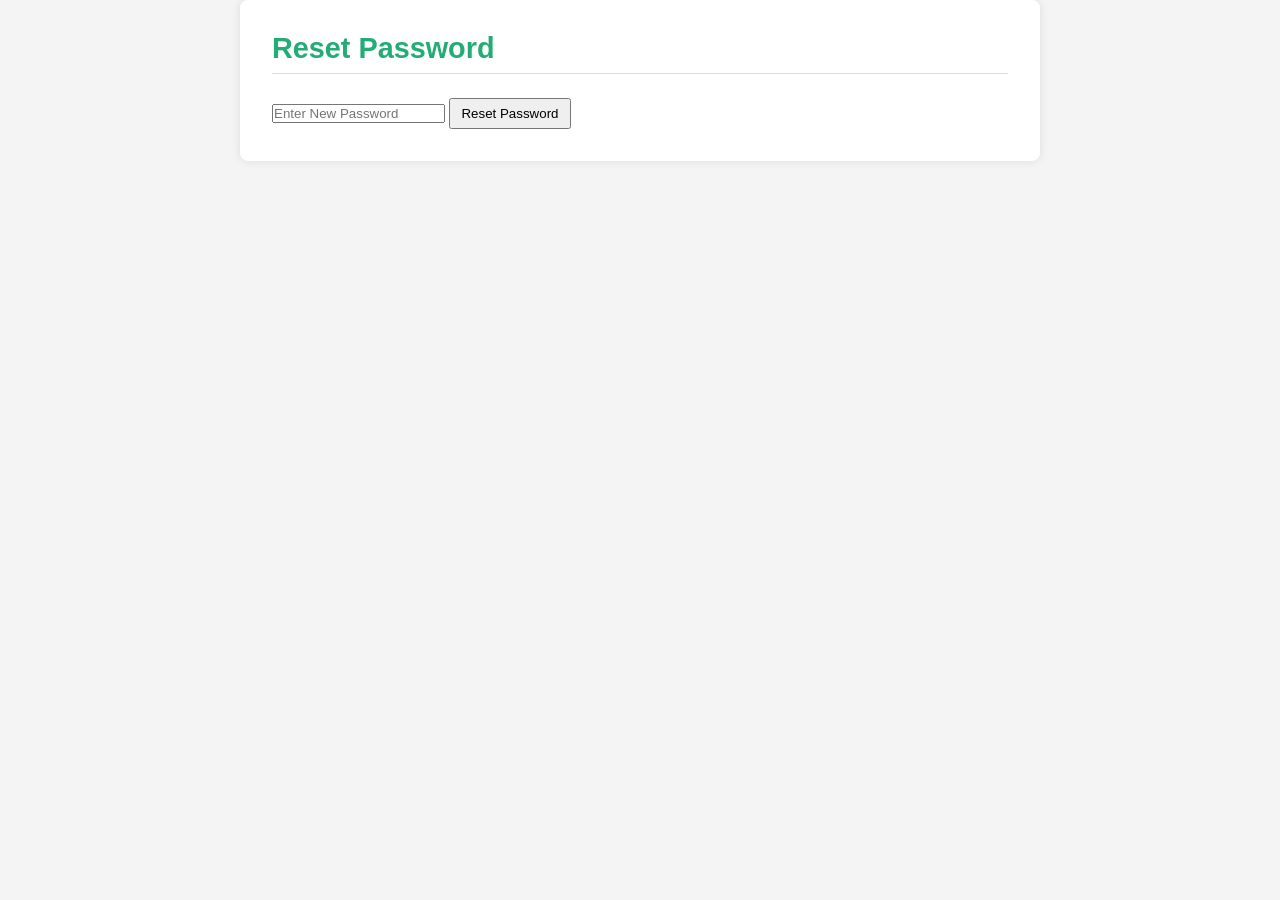
<file: reset_password.html>
<!DOCTYPE html>
<html lang="en">
<head>
    <meta charset="UTF-8">
    <meta name="viewport" content="width=device-width, initial-scale=1.0">
    <title>Reset Password</title>
    <link rel="stylesheet" href="styles.css">
</head>
<body>
    <div class="container">
        <h2>Reset Password</h2>
        <input type="password" id="newPassword" placeholder="Enter New Password">
        <button id="resetBtn">Reset Password</button>
        <p id="message" style="color: red;"></p>
    </div>

    <!-- Include Supabase via CDN -->
    <script type="module">
        import { createClient } from "https://esm.sh/@supabase/supabase-js@2";

        const SUPABASE_URL = "https://elrwpaezjnemmiegkyin.supabase.co"; 
        const SUPABASE_KEY = "eyJhbGciOiJIUzI1NiIsInR5cCI6IkpXVCJ9.eyJpc3MiOiJzdXBhYmFzZSIsInJlZiI6ImVscndwYWV6am5lbW1pZWdreWluIiwicm9sZSI6ImFub24iLCJpYXQiOjE3MzgwNzAyMDUsImV4cCI6MjA1MzY0NjIwNX0.p6R2S1HK8kPFYiEAYtYaxIAH8XSmzjQBWQ_ywy3akdI";  

        const supabase = createClient(SUPABASE_URL, SUPABASE_KEY);

        document.getElementById("resetBtn").addEventListener("click", async () => {
            const newPassword = document.getElementById("newPassword").value.trim();
            if (!newPassword) {
                alert("Please enter a new password.");
                return;
            }

            const { error } = await supabase.auth.updateUser({ password: newPassword });

            if (error) {
                console.error("❌ Password reset failed:", error.message);
                alert("Password reset failed: " + error.message);
            } else {
                alert("Password reset successful! You can now log in with your new password.");
                window.location.href = "login.html"; // ✅ Redirect to login
            }
        });
    </script>
</body>
</html>
</file>
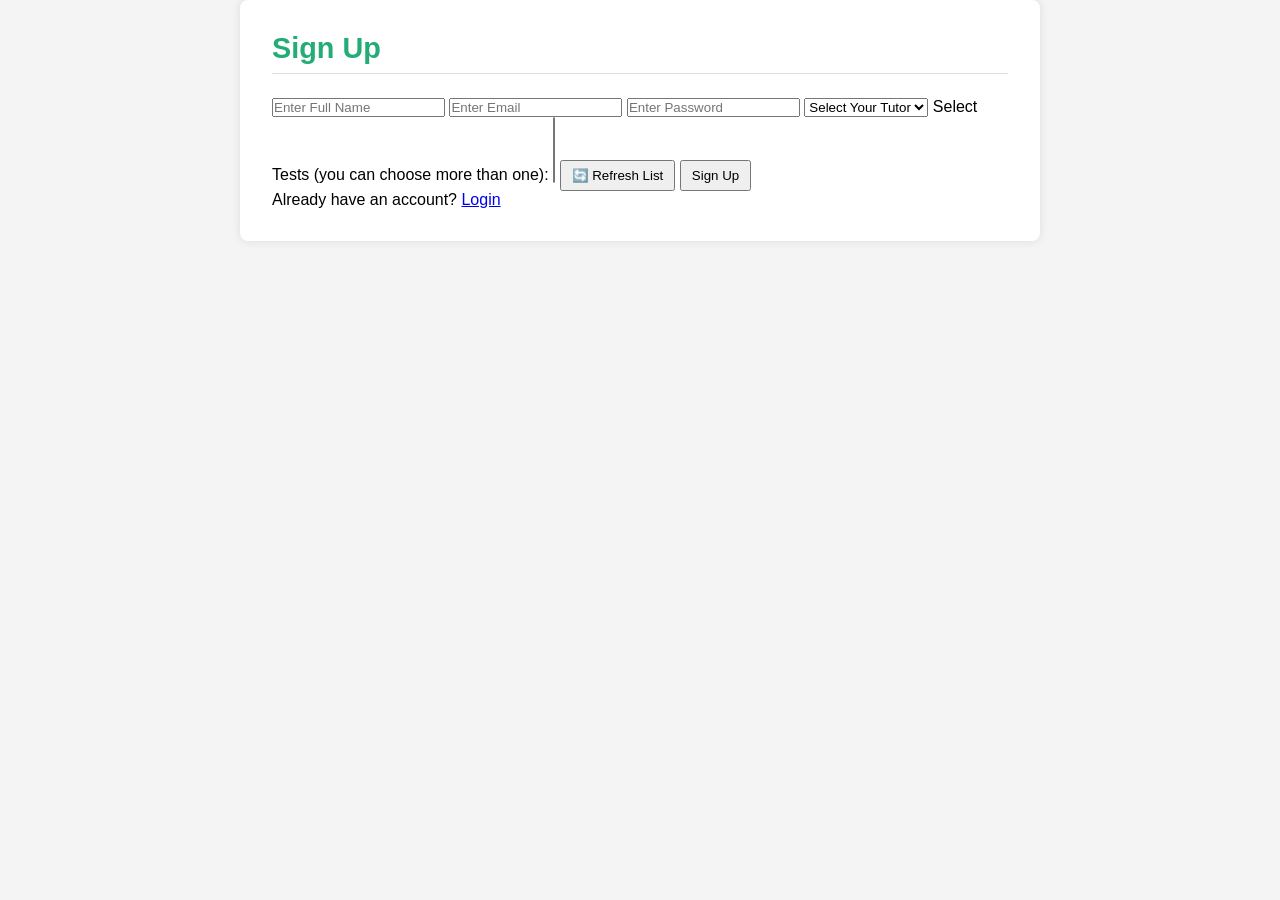
<file: signup.html>
<!DOCTYPE html>
<html lang="en">
<head>
  <meta charset="UTF-8">
  <meta name="viewport" content="width=device-width, initial-scale=1.0">
  <title>Sign Up | Mock Test</title>
  <link rel="stylesheet" href="styles.css">
</head>
<body>
  <div class="container">
    <h2>Sign Up</h2>
    <input type="text" id="fullName" placeholder="Enter Full Name">
    <input type="email" id="email" placeholder="Enter Email">
    <input type="password" id="password" placeholder="Enter Password">
    <select id="tutorDropdown">
      <option value="">Select Your Tutor</option>
    </select>

    <!-- New multi-select for test selection -->
    <label for="testsDropdown">Select Tests (you can choose more than one):</label>
    <select id="testsDropdown" multiple size="4">
      <!-- Options will be populated dynamically -->
    </select>        

    <button id="refreshTutors">🔄 Refresh List</button>
    <button id="signupBtn">Sign Up</button>
    <p>Already have an account? <a href="login.html">Login</a></p>
  </div>

  <!-- Include Supabase -->
  <script type="module">
    import { createClient } from "https://esm.sh/@supabase/supabase-js@2";
    const SUPABASE_URL = "https://elrwpaezjnemmiegkyin.supabase.co"; 
    const SUPABASE_KEY = "eyJhbGciOiJIUzI1NiIsInR5cCI6IkpXVCJ9.eyJpc3MiOiJzdXBhYmFzZSIsInJlZiI6ImVscndwYWV6am5lbW1pZWdreWluIiwicm9sZSI6ImFub24iLCJpYXQiOjE3MzgwNzAyMDUsImV4cCI6MjA1MzY0NjIwNX0.p6R2S1HK8kPFYiEAYtYaxIAH8XSmzjQBWQ_ywy3akdI";  
    window.supabase = createClient(SUPABASE_URL, SUPABASE_KEY);
  </script>

  <script type="module" src="signup.js"></script>
</body>
</html>
</file>
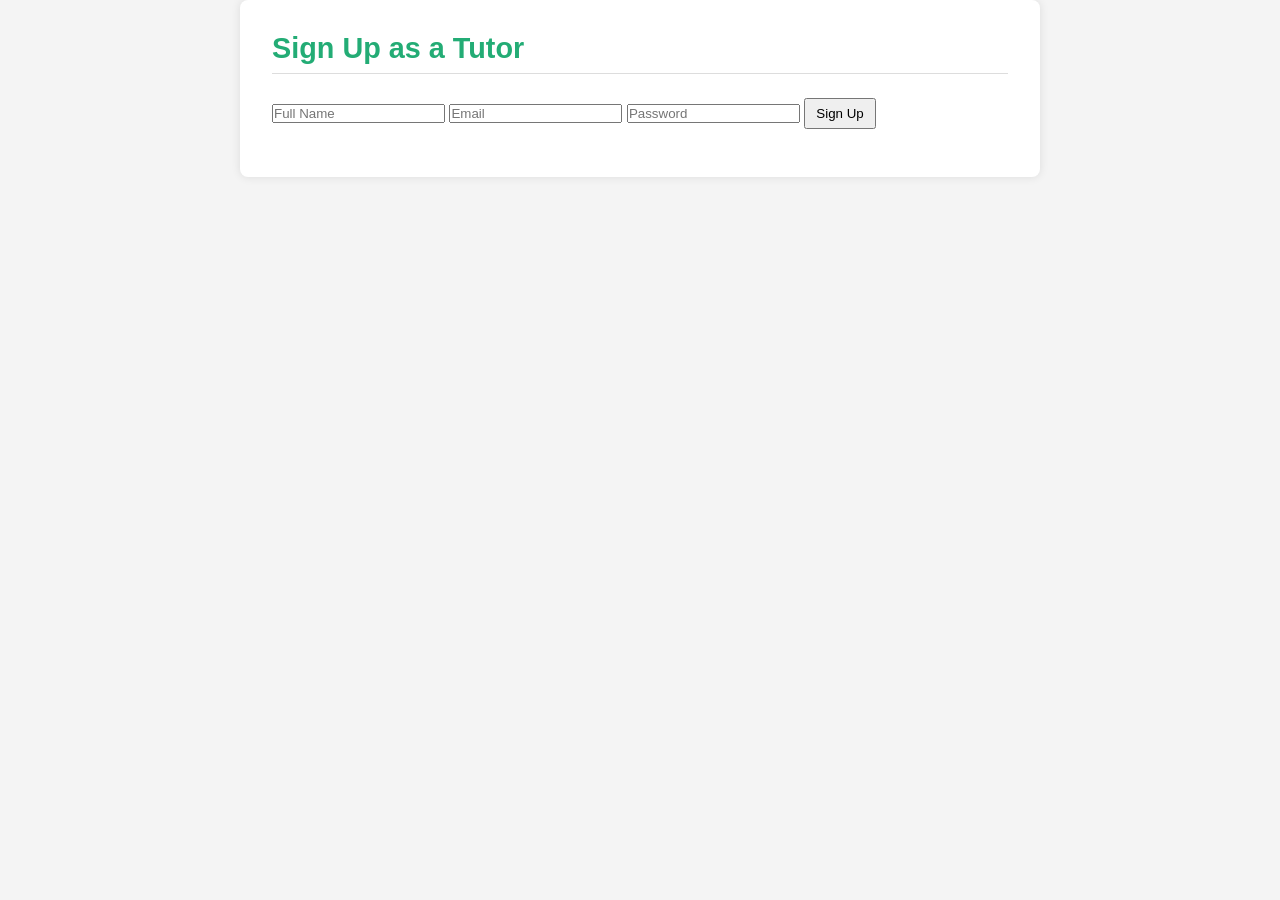
<file: signup_tutor.html>
<!DOCTYPE html>
<html lang="en">
<head>
    <meta charset="UTF-8">
    <meta name="viewport" content="width=device-width, initial-scale=1.0">
    <title>Sign Up | Tutor</title>
    <link rel="stylesheet" href="styles.css">
</head>
<body>
    <div class="container">
        <h2>Sign Up as a Tutor</h2>
        <input type="text" id="tutorName" placeholder="Full Name">
        <input type="email" id="tutorEmail" placeholder="Email">
        <input type="password" id="tutorPassword" placeholder="Password">
        <button id="tutorSignupBtn">Sign Up</button>
        <p id="errorMessage" style="color: red;"></p>
    </div>

    <script type="module">
        import { createClient } from "https://esm.sh/@supabase/supabase-js@2";

        const SUPABASE_URL = "https://elrwpaezjnemmiegkyin.supabase.co"; 
        const SUPABASE_KEY = "eyJhbGciOiJIUzI1NiIsInR5cCI6IkpXVCJ9.eyJpc3MiOiJzdXBhYmFzZSIsInJlZiI6ImVscndwYWV6am5lbW1pZWdreWluIiwicm9sZSI6ImFub24iLCJpYXQiOjE3MzgwNzAyMDUsImV4cCI6MjA1MzY0NjIwNX0.p6R2S1HK8kPFYiEAYtYaxIAH8XSmzjQBWQ_ywy3akdI";  

        const supabase = createClient(SUPABASE_URL, SUPABASE_KEY);

        document.getElementById("tutorSignupBtn").addEventListener("click", async () => {
            const name = document.getElementById("tutorName").value.trim();
            const email = document.getElementById("tutorEmail").value.trim();
            const password = document.getElementById("tutorPassword").value.trim();

            if (!name || !email || !password) {
                alert("Please fill in all fields.");
                return;
            }

            // ✅ Sign up tutor using Supabase Auth
            const { data, error } = await supabase.auth.signUp({ email, password });

            if (error) {
                console.error("❌ Tutor Signup Failed:", error.message);
                alert("Signup failed: " + error.message);
                return;
            }

            const user = data.user;
            console.log("✅ Tutor Signed Up!", user);

            // ✅ Save tutor details in the database
            const { error: insertError } = await supabase
                .from("tutors")
                .insert([{ auth_uid: user.id, email, name }]);

            if (insertError) {
                console.error("❌ Error saving tutor info:", insertError.message);
                alert("Error saving tutor info.");
                return;
            }

            alert("✅ Tutor Sign-Up Successful! You can now log in.");
            window.location.href = "login.html";
        });
    </script>
</body>
</html>
</file>
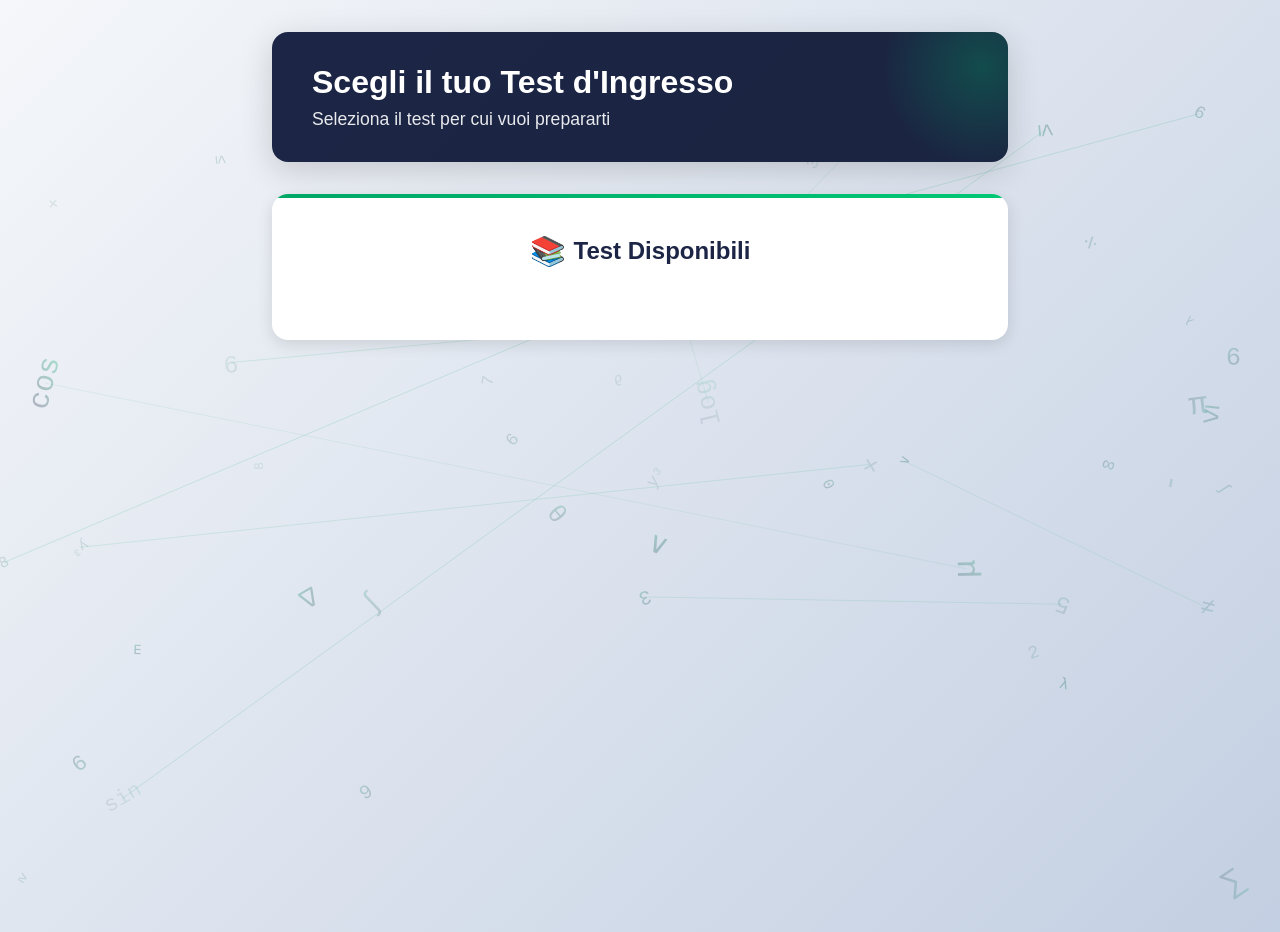
<file: test_selection.html>
<!DOCTYPE html>
<html lang="it">
<head>
  <meta charset="UTF-8">
  <meta name="viewport" content="width=device-width, initial-scale=1.0">
  <title>Avanzamento Preparazione - Up to Ten</title>
  <link rel="stylesheet" href="header.css">
  <style>
    * {
      margin: 0;
      padding: 0;
      box-sizing: border-box;
    }

    body {
      font-family: -apple-system, BlinkMacSystemFont, 'Segoe UI', Roboto, 'Helvetica Neue', Arial, sans-serif;
      background: linear-gradient(135deg, #f5f7fa 0%, #c3cfe2 100%);
      min-height: 100vh;
      color: rgb(28, 37, 69);
    }

    .container {
      max-width: 100%;
      margin: 2rem 0;
      padding: 0;
    }

    /* Layout principale con griglia */
    .main-layout {
      display: grid;
      grid-template-columns: 1fr 320px;
      gap: 2rem;
      align-items: start;
      max-width: calc(100% - 300px);
      margin: 0 auto;
    }
    
    @media (min-width: 1600px) {
      .main-layout {
        max-width: 1350px;
      }
    }

    @media (max-width: 1024px) {
      .main-layout {
        grid-template-columns: 1fr;
        max-width: calc(100% - 2rem);
        margin: 0 1rem;
      }
      
      .page-header {
        max-width: calc(100% - 2rem);
        margin: 0 1rem 2rem 1rem;
      }
      
      .progress-sidebar {
        order: -1;
      }
    }

    /* Header della pagina - allineato con header principale */
    .page-header {
      background: linear-gradient(135deg, rgb(28, 37, 69), #1a2541);
      color: white;
      padding: 2rem 2.5rem;
      border-radius: 16px;
      margin-bottom: 2rem;
      margin-left: auto;
      margin-right: auto;
      max-width: calc(100% - 300px);
      box-shadow: 0 8px 32px rgba(0, 0, 0, 0.16);
    }
    
    @media (min-width: 1600px) {
      .page-header {
        max-width: 1350px;
      }
    }

    .page-header h2 {
      font-size: 1.8rem;
      margin-bottom: 0.5rem;
    }

    .page-header p {
      font-size: 1rem;
      opacity: 0.9;
    }

    /* Container principale per il test tree */
    .test-tree-section {
      background: white;
      padding: 2rem;
      border-radius: 16px;
      box-shadow: 0 4px 16px rgba(0, 0, 0, 0.12);
    }

    #testTree {
      display: flex;
      flex-direction: column;
      gap: 1.5rem;
    }

    /* Sezioni per materia */
    .materia-section {
      background: white;
      border-radius: 16px;
      box-shadow: 0 4px 16px rgba(0, 0, 0, 0.08);
      border: 1px solid rgba(0, 0, 0, 0.05);
      transition: all 0.3s ease;
      margin-bottom: 1rem;
      overflow: hidden;
    }

    .materia-section:hover {
      box-shadow: 0 8px 24px rgba(0, 0, 0, 0.12);
    }

    .materia-section.collapsed {
      box-shadow: 0 2px 8px rgba(0, 0, 0, 0.06);
    }

    .materia-header {
      font-size: 1.4rem;
      color: rgb(28, 37, 69);
      padding: 1.5rem 1.75rem 1.5rem 1.5rem;
      margin: 0;
      border-bottom: 3px solid #00a666;
      display: flex;
      align-items: center;
      justify-content: space-between;
      cursor: pointer;
      user-select: none;
      transition: all 0.3s ease;
    }

    .materia-header:hover {
      background: #f8f9fa;
    }

    /* Icona toggle */
    .toggle-icon {
      font-size: 1.2rem;
      transition: transform 0.3s ease;
      margin-right: 0.5rem;
    }

    .materia-section.collapsed .toggle-icon {
      transform: rotate(-90deg);
    }

    /* Contenuto collassabile */
    .materia-content {
      padding: 1.5rem 1.75rem 1.5rem 1rem;
      transition: all 0.3s ease;
      max-height: 2000px;
      opacity: 1;
    }

    .materia-section.collapsed .materia-content {
      max-height: 0;
      padding-top: 0;
      padding-bottom: 0;
      opacity: 0;
    }

    /* Progress indicator per sezione */
    .section-progress {
      display: flex;
      align-items: center;
      gap: 0.75rem;
      font-size: 0.9rem;
      color: #6c757d;
    }

    .progress-bar-mini {
      width: 100px;
      height: 6px;
      background: #e9ecef;
      border-radius: 3px;
      overflow: hidden;
      position: relative;
    }

    .progress-bar-mini-fill {
      height: 100%;
      background: #00a666;
      border-radius: 3px;
      transition: width 0.5s ease;
    }

    /* Sezioni interne con card design */
    .section {
      background: #f8f9fa;
      border-radius: 12px;
      padding: 1.25rem;
      margin-bottom: 1rem;
      border: 1px solid #e9ecef;
      transition: all 0.3s ease;
      position: relative;
      overflow: hidden;
    }

    .section::before {
      content: '';
      position: absolute;
      left: 0;
      top: 0;
      bottom: 0;
      width: 4px;
      background: #00a666;
      opacity: 0;
      transition: opacity 0.3s ease;
    }

    .section:hover {
      background: white;
      box-shadow: 0 4px 12px rgba(0, 166, 102, 0.15);
      transform: translateX(6px);
    }

    .section:hover::before {
      opacity: 1;
    }

    .section:last-child {
      margin-bottom: 0;
    }

    .section h3 {
      font-size: 1.15rem;
      color: rgb(28, 37, 69);
      margin-bottom: 0.75rem;
      display: flex;
      align-items: center;
      gap: 0.5rem;
    }

    /* Icone per tipologie */
    .section h4 {
      font-size: 0.95rem;
      color: #495057;
      margin-bottom: 0.5rem;
      margin-top: 0.75rem;
      font-weight: 600;
      display: flex;
      align-items: center;
      gap: 0.5rem;
    }

    .section h4::before {
      content: '📝';
      font-size: 1.1rem;
    }

    .section h4:contains("Assessment")::before {
      content: '📊';
    }

    /* Container per bottoni con layout migliorato */
    .buttons-container {
      display: flex;
      flex-wrap: wrap;
      gap: 0.75rem;
      margin-top: 0.75rem;
    }

    /* Stile per Simulazioni - layout distintivo */
    .simulazioni-container {
      background: linear-gradient(135deg, #f8f9fa 0%, #e9ecef 100%);
      border-radius: 12px;
      padding: 1.25rem;
      margin-top: 0.75rem;
      border: 1px solid #dee2e6;
      position: relative;
      overflow: hidden;
    }

    .simulazioni-container::before {
      content: '🎯';
      position: absolute;
      right: 1rem;
      top: 1rem;
      font-size: 3rem;
      opacity: 0.1;
    }

    .simulazioni-grid {
      display: grid;
      grid-template-columns: repeat(auto-fill, minmax(120px, 1fr));
      gap: 0.75rem;
    }

    /* Badge e indicatori */
    .section-badge {
      background: rgba(0, 166, 102, 0.1);
      color: #00a666;
      padding: 0.25rem 0.75rem;
      border-radius: 20px;
      font-size: 0.8rem;
      font-weight: 600;
      margin-left: auto;
    }

    .section h4:first-child {
      margin-top: 0;
    }

    /* Bottoni dei test - più specifici per non interferire con header */
    #testTree button {
      padding: 0.6rem 1.2rem;
      margin: 0.2rem;
      border: none;
      border-radius: 8px;
      font-weight: 600;
      font-size: 0.9rem;
      cursor: pointer;
      transition: all 0.3s ease;
      min-width: 140px;
      position: relative;
    }

    #testTree button:not(.locked):not(.completed) {
      background: white;
      color: #00a666;
      border: 2px solid #00a666;
    }

    #testTree button:not(.locked):not(.completed):hover {
      background: #00a666;
      color: white;
      transform: translateY(-2px);
      box-shadow: 0 4px 12px rgba(0, 166, 102, 0.3);
    }

    #testTree button.completed {
      background: #00a666;
      color: white;
      border: 2px solid #00a666;
      padding-right: 2.5rem;
    }

    #testTree button.completed::after {
      content: '✓';
      position: absolute;
      right: 12px;
      top: 50%;
      transform: translateY(-50%);
      font-size: 1.1rem;
    }

    #testTree button.locked {
      background: #e9ecef;
      color: #adb5bd;
      border: 2px solid #dee2e6;
      cursor: not-allowed;
      opacity: 0.7;
      padding-right: 2.5rem;
    }

    #testTree button.locked::after {
      content: '🔒';
      position: absolute;
      right: 12px;
      top: 50%;
      transform: translateY(-50%);
      font-size: 0.9rem;
    }

    /* Sidebar progresso */
    .progress-sidebar {
      position: sticky;
      top: 2rem;
    }

    .progress-card {
      background: white;
      border-radius: 16px;
      padding: 2rem;
      box-shadow: 0 4px 16px rgba(0, 0, 0, 0.12);
      text-align: center;
    }

    .progress-card h3 {
      font-size: 1.2rem;
      color: rgb(28, 37, 69);
      margin-bottom: 1.5rem;
    }

    /* Progress Ring */
    .progress-ring {
      width: 180px;
      height: 180px;
      margin: 0 auto 1.5rem;
      position: relative;
    }

    .progress-ring svg {
      width: 100%;
      height: 100%;
      transform: rotate(-90deg);
    }

    .progress-ring-bg {
      fill: none;
      stroke: #e9ecef;
      stroke-width: 12;
    }

    .progress-ring-fill {
      fill: none;
      stroke: #00a666;
      stroke-width: 12;
      stroke-linecap: round;
      transition: stroke-dashoffset 1s ease-in-out;
    }

    .progress-percentage {
      position: absolute;
      top: 50%;
      left: 50%;
      transform: translate(-50%, -50%);
      font-size: 2.5rem;
      font-weight: 700;
      color: #00a666;
    }

    .progress-percentage small {
      font-size: 1rem;
      font-weight: 600;
    }

    /* Stats */
    .progress-stats {
      display: flex;
      flex-direction: column;
      gap: 1rem;
      margin-top: 1.5rem;
    }

    .stat-item {
      display: flex;
      justify-content: space-between;
      align-items: center;
      padding: 0.75rem 1rem;
      background: #f8f9fa;
      border-radius: 8px;
      transition: all 0.3s ease;
    }

    .stat-item:hover {
      background: #e9ecef;
      transform: translateX(4px);
    }

    .stat-label {
      display: flex;
      align-items: center;
      gap: 0.5rem;
      font-weight: 500;
      color: #495057;
    }

    .stat-value {
      font-weight: 700;
      color: rgb(28, 37, 69);
    }

    /* Motivational message */
    .motivation-message {
      margin-top: 1.5rem;
      padding: 1rem;
      background: linear-gradient(135deg, #00a666, #00c97a);
      color: white;
      border-radius: 8px;
      font-weight: 500;
      font-size: 0.9rem;
      text-align: center;
      animation: pulse 2s ease-in-out infinite;
    }

    @keyframes pulse {
      0%, 100% { opacity: 0.9; transform: scale(1); }
      50% { opacity: 1; transform: scale(1.02); }
    }

    /* Loading */
    .loading-message {
      text-align: center;
      padding: 3rem;
      color: #6c757d;
      font-size: 1.1rem;
    }

    /* Responsive */
    @media (max-width: 768px) {
      .container {
        padding: 0 1rem;
      }

      .page-header {
        padding: 1.5rem;
      }

      .page-header h2 {
        font-size: 1.5rem;
      }

      .test-tree-section {
        padding: 1.5rem;
      }

      @media (max-width: 768px) {
        #testTree button {
          min-width: 120px;
          font-size: 0.85rem;
          padding: 0.5rem 1rem;
        }

        #testTree button.completed,
        #testTree button.locked {
          padding-right: 2rem;
        }
      }

      .progress-card {
        padding: 1.5rem;
      }

      .progress-ring {
        width: 150px;
        height: 150px;
      }

      .progress-percentage {
        font-size: 2rem;
      }
    }

    /* Animazioni */
    @keyframes fadeIn {
      from {
        opacity: 0;
        transform: translateY(10px);
      }
      to {
        opacity: 1;
        transform: translateY(0);
      }
    }

    .materia-section {
      animation: fadeIn 0.5s ease-out;
    }

    /* Hover effects per le sezioni - rimosso duplicato */
    
    /* Container per i gruppi di bottoni con gap migliorato */
    div[style*="display: flex"] {
      gap: 0.5rem !important;
      margin-top: 0.4rem;
    }

    /* Note per implementazione */
    /* IMPORTANTE: Il file test_selection.js deve essere aggiornato per wrappare
       il contenuto delle sezioni (tutto tranne l'header) in un div con classe "materia-content"
       
       Esempio struttura necessaria:
       <div class="materia-section">
         <h2 class="materia-header">Matematica</h2>
         <div class="materia-content">
           <!-- tutti i contenuti qui -->
         </div>
       </div>
    */
  </style>
</head>
<body>
  <!-- Carica l'header dal file esterno -->
  <div id="header-placeholder"></div>

  <div class="container">
    <div class="page-header">
      <h2>📚 Avanzamento Preparazione</h2>
      <p>Monitora il tuo progresso e accedi ai test disponibili</p>
    </div>
    
    <div class="main-layout">
      <div class="test-tree-section">
        <div id="testTree">
          <div class="loading-message">
            <p>⏳ Caricamento test in corso...</p>
          </div>
        </div>
      </div>

      <!-- Sidebar Progresso -->
      <div class="progress-sidebar">
        <div class="progress-card">
          <h3>📊 Il tuo progresso</h3>
          
          <div class="progress-ring">
            <svg>
              <circle class="progress-ring-bg" cx="90" cy="90" r="80"></circle>
              <circle class="progress-ring-fill" cx="90" cy="90" r="80"
                      stroke-dasharray="502.65"
                      stroke-dashoffset="502.65"></circle>
            </svg>
            <div class="progress-percentage">
              <span id="progressValue">0</span><small>%</small>
            </div>
          </div>

          <div class="progress-stats">
            <div class="stat-item">
              <span class="stat-label">
                <span>✅</span> Test completati
              </span>
              <span class="stat-value" id="completedTests">0</span>
            </div>
            <div class="stat-item">
              <span class="stat-label">
                <span>📝</span> Test totali
              </span>
              <span class="stat-value" id="totalTests">0</span>
            </div>
            <div class="stat-item">
              <span class="stat-label">
                <span>🔓</span> Test disponibili
              </span>
              <span class="stat-value" id="availableTests">0</span>
            </div>
          </div>

          <div class="motivation-message" id="motivationMessage">
            Continua così! 💪
          </div>
        </div>
      </div>
    </div>
  </div>

  <script>
    // Carica l'header dal file esterno
    fetch('header.html')
      .then(response => response.text())
      .then(data => {
        document.getElementById('header-placeholder').innerHTML = data;
      });

    // Funzione per aggiornare il progresso
    function updateProgress() {
      setTimeout(() => {
        const completedButtons = document.querySelectorAll('button.completed').length;
        const totalButtons = document.querySelectorAll('button').length;
        const availableButtons = document.querySelectorAll('button:not(.locked):not(.completed)').length;
        
        const percentage = totalButtons > 0 ? Math.round((completedButtons / totalButtons) * 100) : 0;
        
        // Aggiorna statistiche
        document.getElementById('completedTests').textContent = completedButtons;
        document.getElementById('totalTests').textContent = totalButtons;
        document.getElementById('availableTests').textContent = availableButtons;
        
        // Anima il progress ring
        const progressRing = document.querySelector('.progress-ring-fill');
        const circumference = 2 * Math.PI * 80;
        const offset = circumference - (percentage / 100) * circumference;
        
        progressRing.style.strokeDashoffset = offset;
        
        // Anima il numero percentuale
        animateValue('progressValue', 0, percentage, 1500);
        
        // Aggiorna messaggio motivazionale
        updateMotivationMessage(percentage);
        
        // Aggiorna progress bar per sezione
        updateSectionProgress();
      }, 500);
    }

    // Aggiorna progress bar per ogni sezione
    function updateSectionProgress() {
      document.querySelectorAll('.materia-section').forEach(section => {
        const totalInSection = section.querySelectorAll('button').length;
        const completedInSection = section.querySelectorAll('button.completed').length;
        
        if (totalInSection > 0) {
          const sectionPercentage = Math.round((completedInSection / totalInSection) * 100);
          
          // Aggiungi progress indicator se non esiste
          let progressContainer = section.querySelector('.section-progress');
          if (!progressContainer && section.querySelector('.materia-header')) {
            progressContainer = document.createElement('div');
            progressContainer.className = 'section-progress';
            progressContainer.innerHTML = `
              <div class="progress-bar-mini">
                <div class="progress-bar-mini-fill"></div>
              </div>
              <span>${completedInSection}/${totalInSection}</span>
            `;
            section.querySelector('.materia-header').appendChild(progressContainer);
          }
          
          // Aggiorna progress bar
          if (progressContainer) {
            const fillBar = progressContainer.querySelector('.progress-bar-mini-fill');
            if (fillBar) {
              fillBar.style.width = `${sectionPercentage}%`;
            }
            const text = progressContainer.querySelector('span');
            if (text) {
              text.textContent = `${completedInSection}/${totalInSection}`;
            }
          }
        }
      });
    }

    // Animazione contatore
    function animateValue(id, start, end, duration) {
      const obj = document.getElementById(id);
      const range = end - start;
      const increment = end > start ? 1 : -1;
      const stepTime = Math.abs(Math.floor(duration / range));
      let current = start;
      
      const timer = setInterval(() => {
        current += increment;
        obj.textContent = current;
        if (current === end) {
          clearInterval(timer);
        }
      }, stepTime);
    }

    // Messaggi motivazionali
    function updateMotivationMessage(percentage) {
      const messages = {
        0: "Inizia il tuo percorso! 🚀",
        20: "Ottimo inizio! Continua così! 💪",
        40: "Stai andando alla grande! 🌟",
        60: "Sei oltre la metà! Non mollare! 🔥",
        80: "Quasi alla fine! Forza! 🏃‍♂️",
        100: "Fantastico! Hai completato tutto! 🎉"
      };
      
      let message = messages[0];
      for (const [threshold, msg] of Object.entries(messages)) {
        if (percentage >= parseInt(threshold)) {
          message = msg;
        }
      }
      
      document.getElementById('motivationMessage').textContent = message;
    }

    // Observer per rilevare quando i test vengono caricati
    const observer = new MutationObserver((mutations) => {
      if (document.querySelector('#testTree button')) {
        updateProgress();
        setupAccordion();
        observer.disconnect();
      }
    });

    observer.observe(document.getElementById('testTree'), {
      childList: true,
      subtree: true
    });

    // Setup accordion functionality
    function setupAccordion() {
      document.querySelectorAll('.materia-section').forEach((section, index) => {
        const header = section.querySelector('.materia-header');
        if (header) {
          // Aggiungi icona toggle
          const toggleIcon = document.createElement('span');
          toggleIcon.className = 'toggle-icon';
          toggleIcon.textContent = '▼';
          header.insertBefore(toggleIcon, header.firstChild);
          
          // Aggiungi click handler
          header.addEventListener('click', () => {
            section.classList.toggle('collapsed');
            
            // Salva stato in sessionStorage
            const sectionKey = `section_${header.textContent.trim()}_collapsed`;
            if (section.classList.contains('collapsed')) {
              sessionStorage.setItem(sectionKey, 'true');
            } else {
              sessionStorage.removeItem(sectionKey);
            }
          });
          
          // Ripristina stato precedente
          const sectionKey = `section_${header.textContent.trim()}_collapsed`;
          if (sessionStorage.getItem(sectionKey) === 'true') {
            section.classList.add('collapsed');
          }
          
          // Opzionale: collassa tutte tranne la prima all'inizio
          // if (index > 0) {
          //   section.classList.add('collapsed');
          // }
        }
      });
    }
  </script>

  <script type="module">
    import { createClient } from "https://esm.sh/@supabase/supabase-js@2";

    const SUPABASE_URL = "https://elrwpaezjnemmiegkyin.supabase.co"; 
    const SUPABASE_KEY = "eyJhbGciOiJIUzI1NiIsInR5cCI6IkpXVCJ9.eyJpc3MiOiJzdXBhYmFzZSIsInJlZiI6ImVscndwYWV6am5lbW1pZWdreWluIiwicm9sZSI6ImFub24iLCJpYXQiOjE3MzgwNzAyMDUsImV4cCI6MjA1MzY0NjIwNX0.p6R2S1HK8kPFYiEAYtYaxIAH8XSmzjQBWQ_ywy3akdI";  

    window.supabase = createClient(SUPABASE_URL, SUPABASE_KEY);

    // Aspetta che l'header sia caricato, poi aggiorna il nome
    setTimeout(async () => {
      const { data: sessionData } = await supabase.auth.getSession();
      if (sessionData?.session) {
        const userId = sessionData.session.user.id;
        
        // Query the "students" table to get the student's name
        const { data: student } = await supabase
          .from("students")
          .select("name")
          .eq("auth_uid", userId)
          .single();
        
        if (student?.name) {
          const userNameElement = document.querySelector('.user-name');
          if (userNameElement) {
            userNameElement.textContent = student.name;
          }
        }
      }

      // Aggiungi evento logout
      document.getElementById('logoutBtn')?.addEventListener('click', async () => {
        await supabase.auth.signOut();
        window.location.href = "login.html";
      });
    }, 100);
  </script>

  <!-- Include lo script originale per il test progress -->
  <script type="module" src="test_selection.js"></script>
</body>
</html>
</file>
<file: header.css>
/* header.css - Stili per l'header Up to Ten */

/* Reset base per l'header */
.uptoten-header * {
  margin: 0;
  padding: 0;
  box-sizing: border-box;
}

/* Variabili colori aziendali */
:root {
  --uptoten-green: #00a666;
  --uptoten-dark: rgb(28, 37, 69);
  --uptoten-light-green: #00c775;
  --uptoten-dark-blue: #1a2541;
  --white: #ffffff;
  --gray-light: #f8f9fa;
  --shadow-sm: 0 2px 8px rgba(0, 0, 0, 0.08);
  --transition: all 0.3s cubic-bezier(0.4, 0, 0.2, 1);
}

/* Header principale */
.uptoten-header {
  background: rgba(255, 255, 255, 0.95);
  backdrop-filter: blur(20px);
  -webkit-backdrop-filter: blur(20px);
  box-shadow: var(--shadow-sm);
  position: sticky;
  top: 0;
  z-index: 1000;
  width: 100%;
}

/* Contenitore interno header */
.uptoten-header-content {
  max-width: 1200px;
  margin: 0 auto;
  padding: 0.75rem 2rem;
  display: flex;
  justify-content: space-between;
  align-items: center;
  min-height: 60px;
}

/* Adatta larghezza per schermi molto grandi */
@media (min-width: 1600px) {
  .uptoten-header-content {
    max-width: 1400px;
  }
}

/* Padding ridotto per schermi medi */
@media (max-width: 1280px) {
  .uptoten-header-content {
    padding: 0.75rem 1.5rem;
  }
}

/* Logo */
.logo-link {
  display: inline-flex;
  align-items: center;
  text-decoration: none;
}

.uptoten-logo {
  height: 40px;
  width: auto;
  transition: var(--transition);
  cursor: pointer;
  display: block;
}

.uptoten-logo:hover {
  transform: scale(1.05);
}

/* Parte destra header */
.header-right {
  display: flex;
  align-items: center;
  gap: 1.5rem;
}

/* Saluto */
.greeting {
  font-size: 0.95rem;
  font-weight: 500;
  color: var(--uptoten-dark);
  white-space: nowrap;
}

/* Emoji animata */
.greeting::after {
  content: '👋';
  display: inline-block;
  margin-left: 0.5rem;
  font-size: 1rem;
  animation: wave 2s ease-in-out infinite;
  transform-origin: 70% 70%;
}

@keyframes wave {
  0%, 100% { transform: rotate(0deg); }
  10%, 30% { transform: rotate(14deg); }
  20% { transform: rotate(-8deg); }
  40% { transform: rotate(-4deg); }
  50% { transform: rotate(10deg); }
  60% { transform: rotate(0deg); }
}

/* Pulsante Logout */
.logout-btn {
  background: linear-gradient(135deg, var(--uptoten-green), var(--uptoten-light-green));
  color: white;
  border: none;
  padding: 0.5rem 1.25rem;
  border-radius: 50px;
  font-weight: 600;
  font-size: 0.9rem;
  cursor: pointer;
  transition: var(--transition);
  position: relative;
  overflow: hidden;
  white-space: nowrap;
  font-family: inherit;
}

/* Effetto shimmer sul logout */
.logout-btn::before {
  content: '';
  position: absolute;
  top: 0;
  left: -100%;
  width: 100%;
  height: 100%;
  background: linear-gradient(90deg, transparent, rgba(255,255,255,0.3), transparent);
  transition: left 0.6s;
}

.logout-btn:hover::before {
  left: 100%;
}

.logout-btn:hover {
  transform: translateY(-2px);
  box-shadow: 0 4px 12px rgba(0, 166, 102, 0.3);
}

.logout-btn:active {
  transform: translateY(-1px);
}

/* Responsive - Tablet */
@media (max-width: 768px) {
  .uptoten-header-content {
    padding: 0.75rem 1.5rem;
  }
  
  .header-right {
    gap: 1rem;
  }
  
  .greeting {
    font-size: 0.9rem;
  }
  
  .logout-btn {
    padding: 0.5rem 1rem;
    font-size: 0.85rem;
  }
}

/* Responsive - Mobile */
@media (max-width: 480px) {
  .uptoten-header-content {
    padding: 0.75rem 1rem;
    min-height: 56px;
  }
  
  .uptoten-logo {
    height: 32px;
  }
  
  .header-right {
    gap: 0.75rem;
    /* Fix allineamento su mobile */
    flex-shrink: 0;
  }
  
  .greeting {
    font-size: 0.85rem;
    /* Nascondi "Ciao," su schermi molto piccoli */
    display: flex;
    align-items: center;
  }
  
  /* Su schermi molto piccoli mostra solo il nome */
  @media (max-width: 360px) {
    .greeting::before {
      content: '';
    }
    .greeting {
      font-size: 0.8rem;
    }
    .greeting::after {
      display: none;
    }
  }
  
  .logout-btn {
    padding: 0.4rem 0.8rem;
    font-size: 0.8rem;
  }
}

/* Animazione di entrata */
.uptoten-header {
  animation: slideDown 0.6s ease-out;
}

@keyframes slideDown {
  from {
    transform: translateY(-100%);
    opacity: 0;
  }
  to {
    transform: translateY(0);
    opacity: 1;
  }
}

/* Supporto per browser che non supportano backdrop-filter */
@supports not (backdrop-filter: blur(20px)) {
  .uptoten-header {
    background: rgba(255, 255, 255, 0.98);
  }
}

/* Fix per iOS Safari */
@supports (-webkit-touch-callout: none) {
  .uptoten-header {
    -webkit-transform: translateZ(0);
    transform: translateZ(0);
  }
}
</file>
<file: styles.css>
/* 
===================================
Reset e Body
===================================
*/
* {
  box-sizing: border-box;
  margin: 0;
  padding: 0;
}

body {
  margin: 0;
  padding: 0;
  background-color: #f4f4f4;
  font-family: Arial, sans-serif;
}

/*
===================================
Test Container (3 columns layout)
===================================
*/
.test-container {
  display: flex;
  width: 100vw;
  height: 100vh; /* Occupies the full browser height */
}

/* Left Column: PDF Viewer */
.pdf-viewer {
  width: 50%; /* or flex: 0 0 50% */
  height: 100%;
  overflow: auto; /* scroll if zoomed in */
  position: relative; /* so .pdf-controls can be absolutely positioned inside */
  background: #f5f5f5;
  display: flex;
  align-items: flex-start; /* PDF canvas pinned to top */
  justify-content: flex-start;
  cursor: grab; /* indicates drag to scroll */
}

.pdf-viewer:active {
  cursor: grabbing;
}

/* The PDF canvas itself */
canvas {
  display: block;
  transform-origin: top left; /* ensures zoom from top-left */
  margin: 10px; /* some space around the canvas */
}

/* PDF Controls: top-left inside .pdf-viewer */
.pdf-controls {
  position: absolute;
  top: 10px;
  left: 10px; /* changed from right to left so it doesn't overlap nav */
  z-index: 10;
  background: rgba(255, 255, 255, 0.8);
  padding: 5px;
  border-radius: 5px;
  display: flex;
  gap: 5px;
}

/* Middle Column: Question Section */
.question-section {
  width: 35%; /* or flex: 0 0 35% */
  height: 100%;
  overflow-y: auto;
  padding: 20px; /* spacing around content */
  box-sizing: border-box;
  background: white;
}

/* Right Column: Navigation Container */
.nav-container {
  width: 15%; /* or flex: 0 0 15% */
  height: 100%;
  overflow-y: auto;
  padding: 20px;
  box-sizing: border-box;
  background: #fafafa;
  border-left: 1px solid #ddd; /* small divider line */
}

/* The question grid inside nav-container */
#questionNav {
  display: flex;
  flex-wrap: wrap;
  gap: 5px; /* spacing between cells */
}

.question-cell {
  width: 32px;
  height: 32px;
  background-color: #ccc;
  border: none;
  cursor: pointer;
}

.question-cell:hover {
  background-color: #999;
}

.answered {
  background-color: green;
  color: white;
}

.current-question {
  outline: 2px solid red; /* highlight current page's question */
}

/* Buttons, etc. */
.navigation,
.submit-section {
  margin-top: 10px;
}

button {
  padding: 6px 10px;
  cursor: pointer;
}

.bocconi-question {
  padding: 10px;
  margin-bottom: 10px;
  border-bottom: 2px solid blue;
}

.question-text {
  font-size: 1.1em;
  margin-bottom: 5px;
}

.question-image {
  max-width: 100%;
  display: block;
  margin-bottom: 10px;
}

.choices {
  display: flex;
  flex-wrap: wrap;
  gap: 10px;
}

.choice-btn {
  padding: 5px 10px;
  cursor: pointer;
}

.completed {
  border-radius: 3px;
  background-color: #90EE90;
  color: black;
}

/*
===================================
Fullscreen layout for Bocconi test
===================================
*/
.test-bocconi-container {
  display: flex;
  width: 100vw;
  height: 100vh;
  overflow: hidden;
}

/* Expanded Question Section */
.bocconi-question-section {
  width: 85%;
  height: 100%;
  overflow-y: auto;
  padding: 20px;
  box-sizing: border-box;
  background: white;
  display: flex;
  flex-direction: column;
  justify-content: space-between;
}

/* Navigation on Right */
.bocconi-nav-container {
  width: 15%;
  height: 100%;
  overflow-y: auto;
  padding: 20px;
  box-sizing: border-box;
  background: #fafafa;
  border-left: 1px solid #ddd;
}

/* Timer section */
.bocconi-timer {
  font-size: 1.2em;
  font-weight: bold;
  text-align: center;
  margin-bottom: 10px;
}

/* Question Box Styling */
.bocconi-question {
  background-color: #e6f7ff; /* Light blue background */
  padding: 15px;
  border-radius: 10px;
  margin-bottom: 15px; /* Space between question boxes */
  border: 2px solid blue; /* Keep the blue border */
}

/* Navigation and Submission Section */
.bocconi-navigation,
.bocconi-submit-section {
  margin-top: 15px;
  text-align: center;
}

/* Question Navigation Grid */
#questionNav {
  display: flex;
  flex-wrap: wrap;
  gap: 5px;
  justify-content: center;
}

.submit-btn {
  background-color: #23AC75; /* Green background */
  color: white;
  border: none;
  border-radius: 5px;
  padding: 10px;
  font-size: 1rem;
  cursor: pointer;
  width: 180px;
  margin-top: 20px; /* add some space from the navigation grid */
}

.question-cell {
  width: 40px;
  height: 40px;
  background-color: #ccc;
  border: none;
  cursor: pointer;
  text-align: center;
  font-weight: bold;
}

.answered {
  background-color: green;
  color: white;
}

.current-question {
  outline: 2px solid red;
}
/*
===================================
Header (Portale)
===================================
*/
.portale-header {
  background-color: #fff;
  border-bottom: 2px solid #e5e5e5;
  padding: 1rem 2rem;
}

.portale-header-content {
  display: flex;
  align-items: center;
  justify-content: flex-start;
}

.portale-logo {
  max-height: 50px;
;
}

.portale-title {
  font-size: 1.2rem;
  font-weight: 600;
  margin-left: auto; /* per separare il testo dal logo */
color: #1C2545;
}

/*
===================================
Main Login
===================================
*/
.login-main {
  display: flex;
  justify-content: center;
  align-items: center;
  min-height: calc(100vh - 160px); /* Spazio per header e footer */
}

.login-box {
  background-color: #fff;
  padding: 2rem;
  border-radius: 8px;
  width: 100%;
  max-width: 400px;
  box-shadow: 0 0 10px rgba(0,0,0,0.1);
}

.login-title {
  font-size: 1.5rem;
  font-weight: 600;
  color: #23AC75;
  border-bottom: 1px solid #ddd; /* linea sottile sotto "Autenticazione" */
  padding-bottom: 0.5rem;
  margin-bottom: 1rem;
}

.login-info {
  font-size: 0.9rem;
  margin-bottom: 1.5rem;
  color: #666;
}

.login-label {
  display: block;
  margin-bottom: 0.3rem;
  font-weight: 500;
}

/* Input e Dropdown */
.rounded-input {
  width: 100%;
  padding: 1rem;
  margin-bottom: 1rem;
  border: 2px solid #ccc;
  border-radius: 12px;
  font-size: 1rem;
}

.password-wrapper {
  position: relative;
  display: flex;
  align-items: center;
}
.show-password-btn {
  margin-left: -40px; /* posiziona il bottone sopra l'input, regola questo valore in base all'input */
  margin-bottom: 9px;
  background: none;
  border: none;
  cursor: pointer;
  padding: 0;
  
}


.user-dropdown {
  width: 100%;
  padding: 0.75rem;
  margin-bottom: 0.5rem; /* meno spazio */
  border: 2px solid #ccc;
  border-radius: 12px;
  font-size: 1rem;
  background: #fff;
}

/* Messaggio di errore */
#errorMessage {
  color: red;
  margin-bottom: 1rem;
  font-size: 0.9rem;
}

/* Pulsante "Accedi" */
.sign-in-btn {
  width: 100%;
  padding: 0.8rem;
  background-color: #23AC75;
  border: none;
  border-radius: 12px;
  font-size: 1.2rem;
  font-family: 'Poppins', sans-serif;
  color: #fff;
  cursor: pointer;
  margin-top: 0.5rem; /* meno spazio sopra */
  font-weight: 700;
}

.sign-in-btn:hover {
  opacity: 0.9;
}

/* Link "Password dimenticata?" allineato a sinistra */
.forgot-container {
  text-align: left;
  margin-top: 1.5rem;
}

.forgot-container a {
  text-decoration: none;
  color: #007BFF;
  font-size: 0.9rem;
}

/*
===================================
Footer (Portale)
===================================
*/
.portale-footer {
  text-align: center;
  padding: 1rem 2rem;
  font-size: 0.9rem;
  color: #666;
  position: fixed;
  bottom: 0;
  left: 0;
  width: 100%;
}


.footer-divider {
  border: none;
  border-top: 1px solid #ddd;
  margin-bottom: 10px;
}

.footer-links {
  margin-bottom: 10px;
}

.footer-links a {
  font-size: 0.8rem;
  color: #007BFF;
  text-decoration: none;
  margin: 0 5px;
}

.footer-links a:hover {
  text-decoration: underline;
}

/* ===================================
Header (Portale) – stile simile alla pagina di login
=================================== */
.portale-header {
  background-color: #fff;
  border-bottom: 2px solid #e5e5e5;
  padding: 1rem 2rem;
}

.portale-header-content {
  display: flex;
  align-items: center;
  justify-content: space-between; /* logo a sinistra e saluto a destra */
}

.portale-logo {
  max-height: 50px;
}

.greeting {
  font-size: 1.2rem;
  color: #1C2545;
  /* Non serve margin-bottom qui, visto che ora è nell'header */
}

/* ===================================
Container per Test Progress (area bianca)
=================================== */
.container {
  background-color: #fff;
  max-width: 600px;
  margin: 3rem auto;
  padding: 2rem;
  border-radius: 8px;
  box-shadow: 0 0 10px rgba(0, 0, 0, 0.1);
}

/* Titolo principale per Test Progress */
.container h2 {
  font-size: 1.5rem;
  font-weight: 600;
  color: #23AC75;
  border-bottom: 1px solid #ddd;
  padding-bottom: 0.5rem;
  margin-bottom: 2rem;
}

/* ===================================
Spaziatura nell'albero di avanzamento
=================================== */
#testTree {
  margin-top: 1rem;
}

/* Spazio tra le sezioni dell'albero */
#testTree .section {
  margin-bottom: 2rem;
}

/* Spazio extra tra il titolo della sezione e i bottoni */
#testTree .section h3 {
  margin-bottom: 0.6rem;
}

/* Spazio orizzontale tra i bottoni all'interno di ogni sezione */
#testTree .section button {
  margin-right: 0.3rem;
}

/* ===================================
Header (Portale) – per Tutor Dashboard
=================================== */
.portale-header {
  background-color: #fff;
  border-bottom: 2px solid #e5e5e5;
  padding: 1rem 2rem;
}

.portale-header-content {
  display: flex;
  align-items: center;
  justify-content: space-between; /* distribuisce spazio tra logo e header-right */
}

.portale-logo {
  max-height: 50px;
}

/* Header right: saluto e logout */
.header-right {
  display: flex;
  align-items: center;
  gap: 1rem;
}

.greeting {
  font-size: 1.2rem;
  color: #1C2545;
}

.logout-btn {
  padding: 0.5rem 1rem;
  background-color: #23AC75;
  color: #fff;
  border: none;
  border-radius: 8px;
  font-size: 1rem;
  cursor: pointer;
}

.logout-btn:hover {
  opacity: 0.9;
}

/* ===================================
Container Principale
=================================== */
.container {
  background-color: #fff;
  max-width: 800px; /* Puoi modificare la larghezza se necessario */
  margin: 3rem auto;
  padding: 2rem;
  border-radius: 8px;
  box-shadow: 0 0 10px rgba(0,0,0,0.1);
}

.container h2 {
  font-size: 1.8rem;
  font-weight: 600;
  color: #23AC75;
  border-bottom: 1px solid #ddd;  /* linea sottile sotto il titolo */
  padding-bottom: 0.5rem;
  margin-bottom: 1.5rem;
}

/* ===================================
Dashboard Buttons – Modify Tests (separato dal logout ora in header)
=================================== */
.dashboard-buttons {
  margin-bottom: 2rem;
}

.dashboard-buttons button {
  padding: 0.8rem 1rem;
  background-color: #23AC75;
  color: #fff;
  border: none;
  border-radius: 8px;
  font-size: 1rem;
  cursor: pointer;
  margin-right: 1rem;
}

.dashboard-buttons button:hover {
  opacity: 0.9;
}

/* ===================================
Student List – Singolo Studente
=================================== */
.student-progress {
  border: 1px solid #ccc;
  padding: 10px;
  margin-bottom: 15px;
  margin-top: 15px;
  background: #f9f9f9;
}

.student-progress h3 {
  margin-bottom: 0.8rem;
}

/* ===================================
Progress Tree per Studente
=================================== */
.testTree {
  display: flex;
  flex-wrap: wrap;
  gap: 10px;  /* spazio orizzontale e verticale */
  margin-top: 10px;
}

/* Bottone all'interno dell'albero (se presente) */
.testTree button {
  margin-right: 0.3rem;
}
.dashboard-header {
  display: flex;
  justify-content: space-between;
  align-items: center;
  border-bottom: 1px solid #ddd;
  padding-bottom: 0.5rem;
  margin-bottom: 1.5rem;}

.dashboard-header h2 {
  margin: 0;
  font-size: 1.8rem;
  font-weight: 600;
  color: #23AC75;
  border-bottom: 0px solid #ddd; /* linea sottile sotto il titolo */
}

.modify-btn {
  padding: 0.8rem 1rem;
  background-color: #23AC75;
  color: #fff;
  border: none;
  border-radius: 8px;
  font-size: 1rem;
  cursor: pointer;
}

.modify-btn:hover {
  opacity: 0.9;
}

.test-row {
  display: flex;
  align-items: center;
  margin-bottom: 10px;
}

/* When in view answers mode */
button.view-answers {
  background-color: #23AC75; /* Green background */
  color: white;
  border: none;
  cursor: pointer;
}

button.disabled-green {
  background-color: #989d9b;
  color: white;
  border: none;
  opacity: 0.5;
  cursor: default;
}

/* --- Uploaded Tests Section Styling --- */
#uploadedTestsContainer {
  margin: 30px auto;
  max-width: 600px;
  background: #ffffff;
  border: 1px solid #e0e0e0;
  border-radius: 8px;
  box-shadow: 0 2px 8px rgba(0,0,0,0.1);
  padding: 20px;
  font-family: 'Arial', sans-serif;
}

#uploadedTestsContainer h3 {
  font-size: 1.5rem;
  margin-bottom: 20px;
  text-align: center;
  color: #1C2545;
}

#uploadedTestsDropdown {
  width: 100%;
  padding: 10px 15px;
  border: 1px solid #ccc;
  border-radius: 6px;
  font-size: 1rem;
  margin-bottom: 20px;
  background: #fafafa;
}

#uploadedTestsList {
  list-style-type: none;
  padding: 0;
  margin: 0;
}

#uploadedTestsList li {
  padding: 12px 15px;
  border-bottom: 1px solid #f0f0f0;
  font-size: 1rem;
  color: #333;
  display: flex;
  align-items: center;
  justify-content: space-between;
}

#uploadedTestsList li:last-child {
  border-bottom: none;
}

#uploadedTestsList li a {
  color: #23AC75;
  text-decoration: none;
  font-weight: bold;
}

#uploadedTestsList li a:hover {
  text-decoration: underline;
}

/* --- Upload Questions Section Styling --- */
.upload-section {
  background-color: #ffffff;
  border: 1px solid #e0e0e0;
  border-radius: 8px;
  max-width: 700px;
  margin: 30px auto;
  padding: 20px;
  box-shadow: 0 2px 8px rgba(0, 0, 0, 0.1);
}

.upload-section h2 {
  font-size: 1.8rem;
  text-align: center;
  color: #1C2545;
  margin-bottom: 20px;
}

.upload-section p {
  font-size: 1rem;
  color: #333;
}

.upload-section label {
  font-size: 1rem;
  color: #333;
  margin-right: 15px;
}

.upload-section input[type="file"] {
  padding: 10px;
  border: 1px solid #ccc;
  border-radius: 6px;
  margin-bottom: 20px;
  width: 100%;
}

.upload-section button {
  display: inline-block;
  padding: 10px 20px;
  font-size: 1rem;
  color: #fff;
  background-color: #23AC75;
  border: none;
  border-radius: 6px;
  cursor: pointer;
  transition: background-color 0.2s ease;
  margin-top: 10px;
}

.upload-section button:hover {
  background-color: #1a8c60;
}

.upload-section .summary {
  margin-top: 20px;
  background: #f9f9f9;
  padding: 20px;
  border-radius: 6px;
  border: 1px solid #ddd;
}

.upload-section .error {
  color: #d8000c;
  background-color: #ffbaba;
  padding: 10px;
  border-radius: 6px;
  margin-bottom: 20px;
}

.upload-wrapper {
  display: flex;
  justify-content: center;
  /* Optionally, you can add padding or a min-height if needed */
}

.upload-wrapper .upload-section {
  width: 100%;
  max-width: 700px; /* preserves your intended width */
  /* Remove any display: inline-block if set */
}

.section-header {
  padding: 10px;
  background-color: #e0e0e0;
  margin-bottom: 15px;
  text-align: center;
  font-size: 1.2rem;
  font-weight: bold;
  border-radius: 4px;
}

/* Light versions for Argomento rows */
.correct-light   { background-color: rgba(76, 175, 80, 0.4); color: black; }
.incorrect-light { background-color: rgba(244, 67, 54, 0.4); color: black; }
.x-answer-light  { background-color: rgba(33, 150, 243, 0.4); color: black; }
.y-answer-light  { background-color: rgba(255, 152, 0, 0.4); color: black; }
.z-answer-light  { background-color: rgba(158, 158, 158, 0.4); color: black; }

.materia-section {
  margin-bottom: 2.5rem;
}
.materia-header {
  font-size: 1.6rem;
  font-weight: 600;
  color: #23AC75;
  border-bottom: 2px solid #e0e0e0;
  padding-bottom: 0.3rem;
  margin-bottom: 1rem;
}

.delete-test-btn {
  margin-left: 1rem;
  padding: 4px 8px;
  background-color: #e53935;
  color: #fff;
  border: none;
  border-radius: 4px;
  cursor: pointer;
}
.delete-test-btn:hover {
  background-color: #c62828;
}

.duration-display {
  margin-top: 4px;
  font-size: 0.7rem;
  color: #404040;
  text-align: center;
}

.duration-input {
  width: 60px;
  font-size: 0.9rem;
  text-align: center;
  padding: 2px 4px;
  border: 1px solid #ccc;
  border-radius: 4px;
}
/* The flex parent: both children start at the same top line */
#pageWrapper {
  display: flex;
  align-items: flex-start;   /* top-align them */
  gap: 20px;                 /* space between the two panels */
  padding: 30px;             /* instead of .container’s margin-top */
}

/* Override any margin-top on .container so it no longer pushes itself down */
.container {
  margin: 0 auto;            /* center horizontally, no vertical margin */
}

/* Style the unlock panel to match */
#unlockPanel {
  width: 280px;
  border: 1px solid #ccc;
  border-radius: 6px;
  padding: 10px;
  background: #fafafa;
}

/* Your existing list styles */
.unlock-list {
  min-height: 200px;
  border: 1px solid #ccc;
  padding: 8px;
  margin: 0;
  list-style: none;
  background: #fff;
}
.unlock-list li {
  padding: 4px 8px;
  margin: 4px 0;
  background: #f1f1f1;
  border-radius: 4px;
  cursor: move;
}
</file>
